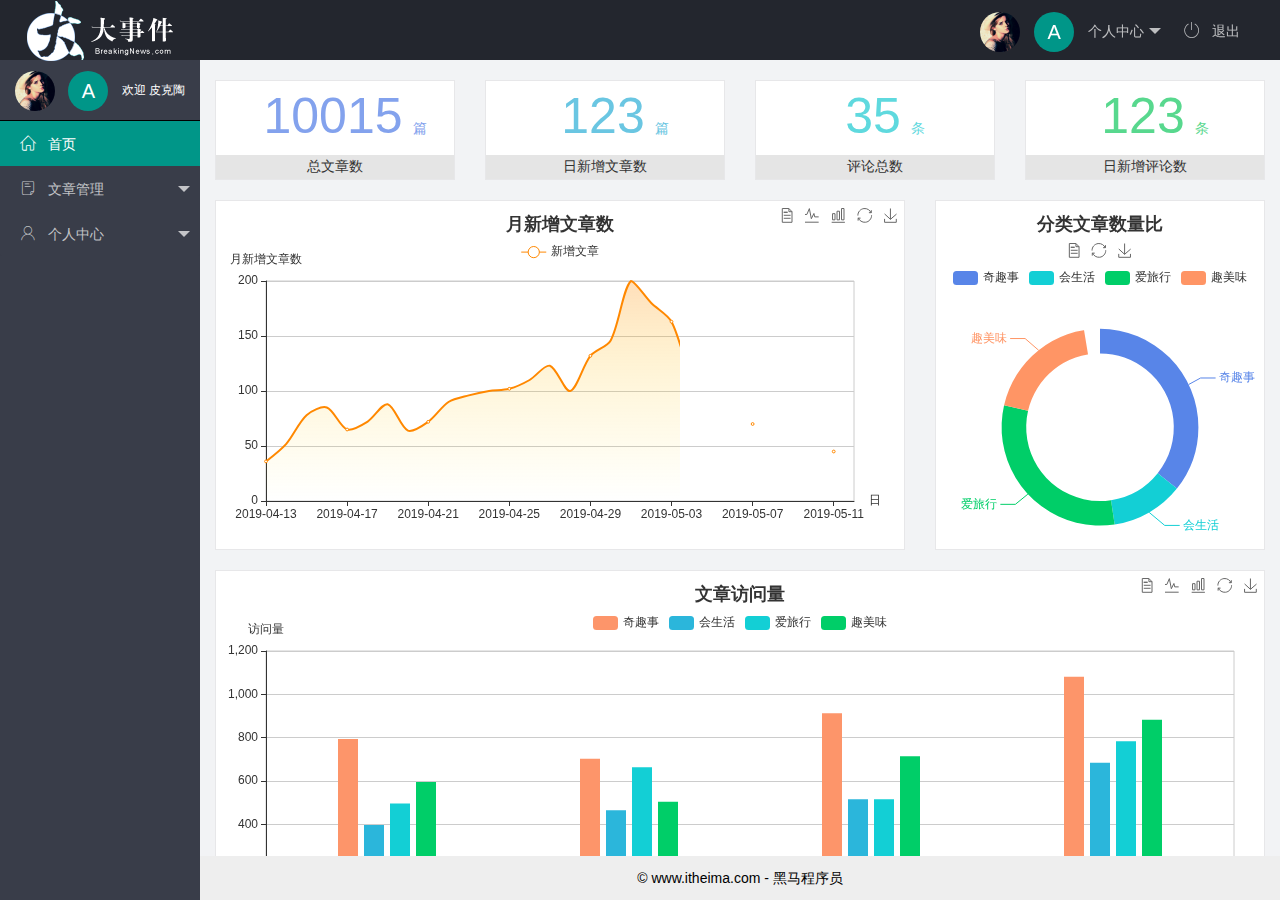
<file: index.html>
<!DOCTYPE html>
<html>

<head>
    <meta charset="utf-8">
    <meta name="viewport" content="width=device-width, initial-scale=1, maximum-scale=1">
    <title>大事件项目</title>
    <!-- 引入layui.css -->
    <link rel="stylesheet" href="/assets/lib/layui/css/layui.css">
    <!-- 引入iconfont.css -->
    <link rel="stylesheet" href="/assets/fonts/iconfont.css">
    <!-- 引入index.css -->
    <link rel="stylesheet" href="/assets/css/index.css">
</head>

<body class="layui-layout-body">
    <div class="layui-layout layui-layout-admin">
        <div class="layui-header">
            <div class="layui-logo">
                <img src="/assets/images/logo.png" alt="">
            </div>
            <!-- 头部区域（可配合layui已有的水平导航） -->
            <ul class="layui-nav layui-layout-right">
                <li class="layui-nav-item">
                    <a href="javascript:;" class="userinfo">
                        <img src="/assets/images/sample.jpg" class="layui-nav-img">
                        <span class="user-avatar">A</span>
                        个人中心
                    </a>
                    <dl class="layui-nav-child">
                        <dd><a href="">基本资料</a></dd>
                        <dd><a href="">更换头像</a></dd>
                        <dd><a href="">重置密码</a></dd>
                    </dl>
                </li>
                <li class="layui-nav-item"><a href="javascript:;" id="btnLogout">
                        <span class="iconfont icon-tuichu"></span>
                        退出</a>
                </li>
            </ul>
        </div>

        <div class="layui-side layui-bg-black">
            <div class="layui-side-scroll">
                <div class="userinfo">
                    <img src="/assets/images/sample.jpg" class="layui-nav-img">
                    <span class="user-avatar">A</span>
                    <span id="welcome">欢迎 皮克陶</span>
                </div>
                <!-- 左侧导航区域（可配合layui已有的垂直导航） -->
                <ul class="layui-nav layui-nav-tree" lay-shrink="all">
                    <li class="layui-nav-item layui-this">
                        <a href="/home/dashboard.html" target="fm">
                            <span class="iconfont icon-home"></span>
                            首页</a>
                    </li>
                    <li class="layui-nav-item">
                        <a class="" href="javascript:;">
                            <span class="iconfont icon-16"></span>
                            文章管理</a>
                        <dl class="layui-nav-child">
                            <dd><a href="/article/art_cate.html" target="fm"><i
                                        class="layui-icon layui-icon-fire"></i>文章类别</a></dd>
                            <dd><a id="art_list" href="/article/art_list.html" target="fm"><i
                                        class="layui-icon layui-icon-fire"></i>文章列表</a></dd>
                            <dd><a href="/article/art_pub.html" target="fm"><i
                                        class="layui-icon layui-icon-fire"></i>发表文章</a></dd>
                        </dl>
                    </li>
                    <li class="layui-nav-item">
                        <a href="javascript:;">
                            <span class="iconfont icon-user"></span>
                            个人中心
                        </a>
                        <dl class="layui-nav-child">
                            <dd><a href="/user/user_info.html" target="fm"><i
                                        class="layui-icon layui-icon-fire"></i>基本资料</a></dd>
                            <dd><a href="/user/user_avatar.html" target="fm"><i
                                        class="layui-icon layui-icon-fire"></i>更换头像</a></dd>
                            <dd><a href="/user/user_pwd.html" target="fm"><i
                                        class="layui-icon layui-icon-fire"></i>重置密码</a></dd>
                        </dl>
                    </li>
                </ul>
            </div>
        </div>

        <div class="layui-body">
            <!-- 内容主体区域 -->
            <iframe name="fm" src="/home/dashboard.html" frameborder="0"></iframe>
        </div>

        <div class="layui-footer">
            <!-- 底部固定区域 -->
            © www.itheima.com - 黑马程序员
        </div>
    </div>
    <!-- 引入jquery 样式 -->
    <script src="/assets/lib/jquery.js"></script>
    <!-- 引入 layui.all.js -->
    <script src="/assets/lib/layui/layui.all.js"></script>
    <!-- 引入baseAPI.js 样式 -->
    <script src="/assets/js/baseAPI.js"></script>
    <!-- 引入自己的js样式 -->
    <script src="/assets/js/index.js"></script>

</body>

</html>
</file>
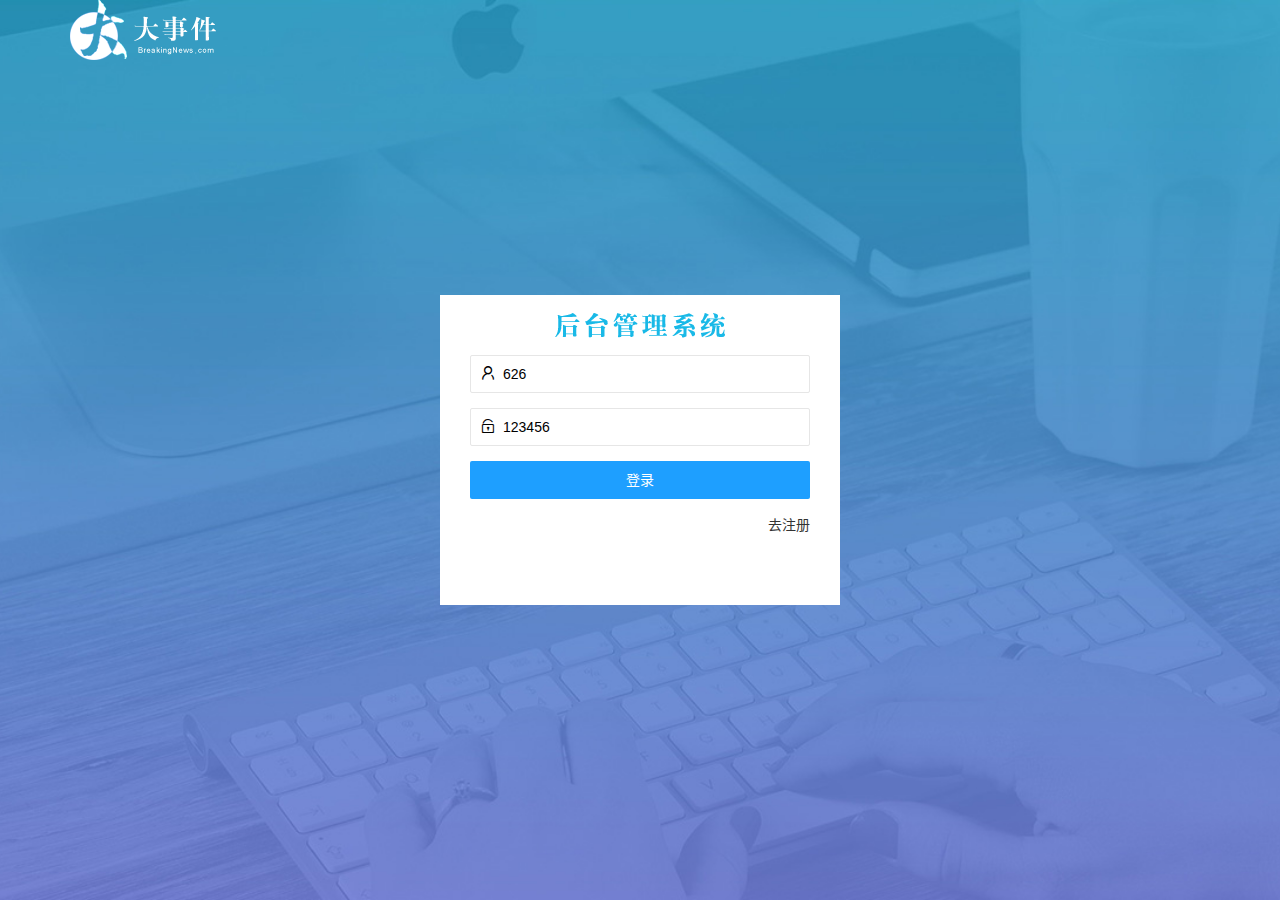
<file: login.html>
<!DOCTYPE html>
<html lang="zh-CN">

<head>
    <meta charset="UTF-8">
    <meta name="viewport" content="width=device-width, initial-scale=1.0">
    <title>登录账号</title>
    <!-- 1.引入layui.css文件 -->
    <link rel="stylesheet" href="/assets/lib/layui/css/layui.css">
    <!-- 2.引入自己的css文件 -->
    <link rel="stylesheet" href="/assets/css/login.css">
</head>

<body>
    <!-- logo模块 -->
    <div class="layui-main">
        <img src="/assets/images/logo.png" alt="">
    </div>
    <!-- 注册和登录模块 -->
    <div class="loginAndRegBox">
        <!-- 后台管理 -->
        <div class="title-box"></div>
        <!-- 登录的 div -->
        <div class="login-box">
            <form class="layui-form" id="form-login">
                <!-- 登录 -->
                <div class="layui-form-item">
                    <i class="layui-icon layui-icon-username"></i>
                    <input type="text" name="username" required lay-verify="required" placeholder="请输入用户名"
                        autocomplete="off" class="layui-input" value="626">
                </div>
                <!-- 密码 -->
                <div class="layui-form-item">
                    <i class="layui-icon layui-icon-password"></i>
                    <input type="text" name="password" required lay-verify="required|pwd" placeholder="请输入密码"
                        autocomplete="off" class="layui-input" value="123456">
                </div>
                <!-- 提交 -->
                <div class="layui-form-item">
                    <button class="layui-btn layui-btn layui-btn-fluid layui-btn layui-btn-normal"
                        lay-submit>登录</button>
                </div>
                <!-- a -->
                <div class="layui-form-item">
                    <a href="javascript:;" id="links-reg" class="links">去注册</a>
                </div>
            </form>
        </div>
        <!-- 注册的 div -->
        <div class="reg-box" style="display: none;">
            <form class="layui-form" id="form-reg">
                <!-- 登录 -->
                <div class="layui-form-item">
                    <i class="layui-icon layui-icon-username"></i>
                    <input type="text" name="username" lay-verify="required" placeholder="请输入用户名" autocomplete="off"
                        class="layui-input">
                </div>
                <!-- 密码 -->
                <div class="layui-form-item">
                    <i class="layui-icon layui-icon-password"></i>
                    <input type="text" name="password" lay-verify="required|pwd" placeholder="请输入密码" autocomplete="off"
                        class="layui-input">
                </div>
                <!-- 确认密码 -->
                <div class="layui-form-item">
                    <i class="layui-icon layui-icon-password"></i>
                    <input type="text" name="repassword" required lay-verify="required|pwd|repwd" placeholder="请确认输入密码"
                        autocomplete="off" class="layui-input">
                </div>

                <!-- 提交 -->
                <div class="layui-form-item">
                    <button class="layui-btn layui-btn layui-btn-fluid layui-btn layui-btn-normal"
                        lay-submit>注册</button>
                </div>
                <!-- a -->
                <div class="layui-form-item">
                    <a href="javascript:;" id="links-login" class="links">去登录</a>
                </div>
            </form>
        </div>
    </div>


    <!-- 引入jquery 样式 -->
    <script src="/assets/lib/jquery.js"></script>
    <!-- 引入 layui.all.js -->
    <script src="/assets/lib/layui/layui.all.js"></script>
    <!-- 引入baseAPI.js 样式 -->
    <script src="/assets/js/baseAPI.js"></script>
    <!-- 引入自己的js样式 -->
    <script src="/assets/js/login.js"></script>
</body>

</html>
</file>
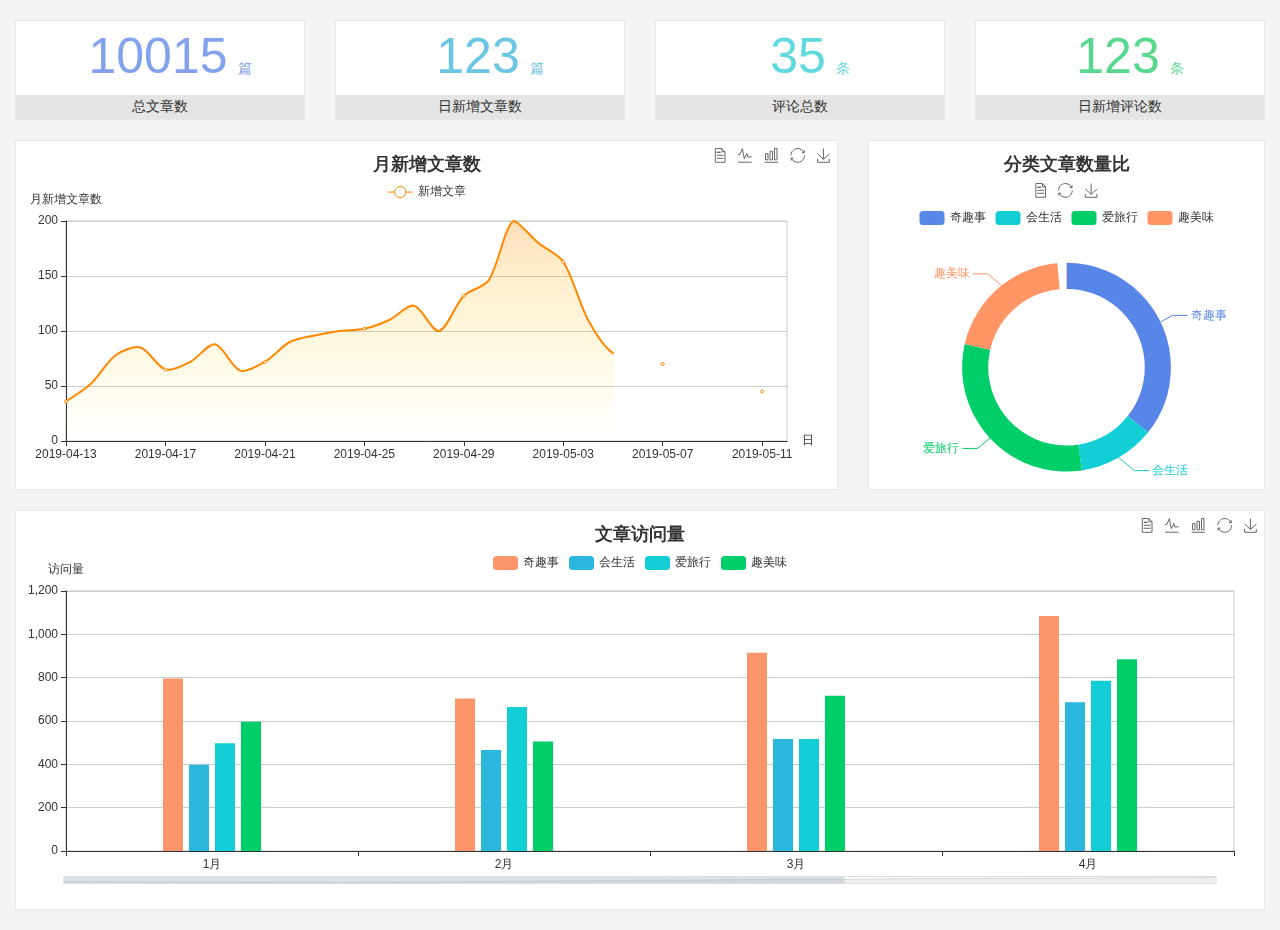
<file: home/dashboard.html>
<!DOCTYPE html>
<html lang="en">

<head>
  <meta charset="UTF-8">
  <meta name="viewport" content="width=device-width, initial-scale=1.0">
  <meta http-equiv="X-UA-Compatible" content="ie=edge">
  <title>图表统计</title>
  <link rel="stylesheet" href="../assets/lib/bootstrap.css" />
  <link rel="stylesheet" href="../assets/lib/main.css" />
  <script src="../assets/lib/jquery.js"></script>
  <script type="text/javascript" src="../assets/lib/echarts.min.js"></script>
</head>

<body>
  <div class="container-fluid">
    <div class="row spannel_list">
      <div class="col-sm-3 col-xs-6">
        <div class="spannel">
          <em>10015</em><span>篇</span>
          <b>总文章数</b>
        </div>
      </div>
      <div class="col-sm-3 col-xs-6">
        <div class="spannel scolor01">
          <em>123</em><span>篇</span>
          <b>日新增文章数</b>
        </div>
      </div>
      <div class="col-sm-3 col-xs-6">
        <div class="spannel scolor02">
          <em>35</em><span>条</span>
          <b>评论总数</b>
        </div>
      </div>
      <div class="col-sm-3 col-xs-6">
        <div class="spannel scolor03">
          <em>123</em><span>条</span>
          <b>日新增评论数</b>
        </div>
      </div>
    </div>
  </div>

  <div class="container-fluid">
    <div class="row curve-pie">
      <div class="col-lg-8 col-md-8">
        <div class="gragh_pannel" id="curve_show"></div>
      </div>
      <div class="col-lg-4 col-md-4">
        <div class="gragh_pannel" id="pie_show"></div>
      </div>
    </div>
  </div>

  <div class="container-fluid">
    <div class="column_pannel" id="column_show"></div>
  </div>

  <script>
    var oChart = echarts.init(document.getElementById('curve_show'));
    var aList_all = [
      { 'count': 36, 'date': '2019-04-13' },
      { 'count': 52, 'date': '2019-04-14' },
      { 'count': 78, 'date': '2019-04-15' },
      { 'count': 85, 'date': '2019-04-16' },
      { 'count': 65, 'date': '2019-04-17' },
      { 'count': 72, 'date': '2019-04-18' },
      { 'count': 88, 'date': '2019-04-19' },
      { 'count': 64, 'date': '2019-04-20' },
      { 'count': 72, 'date': '2019-04-21' },
      { 'count': 90, 'date': '2019-04-22' },
      { 'count': 96, 'date': '2019-04-23' },
      { 'count': 100, 'date': '2019-04-24' },
      { 'count': 102, 'date': '2019-04-25' },
      { 'count': 110, 'date': '2019-04-26' },
      { 'count': 123, 'date': '2019-04-27' },
      { 'count': 100, 'date': '2019-04-28' },
      { 'count': 132, 'date': '2019-04-29' },
      { 'count': 146, 'date': '2019-04-30' },
      { 'count': 200, 'date': '2019-05-01' },
      { 'count': 180, 'date': '2019-05-02' },
      { 'count': 163, 'date': '2019-05-03' },
      { 'count': 110, 'date': '2019-05-04' },
      { 'count': 80, 'date': '2019-05-05' },
      { 'count': 82, 'date': '2019-05-06' },
      { 'count': 70, 'date': '2019-05-07' },
      { 'count': 65, 'date': '2019-05-08' },
      { 'count': 54, 'date': '2019-05-09' },
      { 'count': 40, 'date': '2019-05-10' },
      { 'count': 45, 'date': '2019-05-11' },
      { 'count': 38, 'date': '2019-05-12' },
    ];

    let aCount = [];
    let aDate = [];

    for (var i = 0; i < aList_all.length; i++) {
      aCount.push(aList_all[i].count);
      aDate.push(aList_all[i].date);
    }

    var chartopt = {
      title: {
        text: '月新增文章数',
        left: 'center',
        top: '10'
      },
      tooltip: {
        trigger: 'axis'
      },
      legend: {
        data: ['新增文章'],
        top: '40'
      },
      toolbox: {
        show: true,
        feature: {
          mark: { show: true },
          dataView: { show: true, readOnly: false },
          magicType: { show: true, type: ['line', 'bar'] },
          restore: { show: true },
          saveAsImage: { show: true }
        }
      },
      calculable: true,
      xAxis: [
        {
          name: '日',
          type: 'category',
          boundaryGap: false,
          data: aDate
        }
      ],
      yAxis: [
        {
          name: '月新增文章数',
          type: 'value'
        }
      ],
      series: [
        {
          name: '新增文章',
          type: 'line',
          smooth: true,
          itemStyle: { normal: { areaStyle: { type: 'default' }, color: '#f80' }, lineStyle: { color: '#f80' } },
          data: aCount
        }],
      areaStyle: {
        normal: {
          color: new echarts.graphic.LinearGradient(0, 0, 0, 1, [{
            offset: 0,
            color: 'rgba(255,136,0,0.39)'
          }, {
            offset: .34,
            color: 'rgba(255,180,0,0.25)'
          }, {
            offset: 1,
            color: 'rgba(255,222,0,0.00)'
          }])

        }
      },
      grid: {
        show: true,
        x: 50,
        x2: 50,
        y: 80,
        height: 220
      }
    };

    oChart.setOption(chartopt);


    var oPie = echarts.init(document.getElementById('pie_show'));
    var oPieopt =
    {
      title: {
        top: 10,
        text: '分类文章数量比',
        x: 'center'
      },
      tooltip: {
        trigger: 'item',
        formatter: "{a} <br/>{b} : {c} ({d}%)"
      },
      color: ['#5885e8', '#13cfd5', '#00ce68', '#ff9565'],
      legend: {
        x: 'center',
        top: 65,
        data: ['奇趣事', '会生活', '爱旅行', '趣美味']
      },
      toolbox: {
        show: true,
        x: 'center',
        top: 35,
        feature: {
          mark: { show: true },
          dataView: { show: true, readOnly: false },
          magicType: {
            show: true,
            type: ['pie', 'funnel'],
            option: {
              funnel: {
                x: '25%',
                width: '50%',
                funnelAlign: 'left',
                max: 1548
              }
            }
          },
          restore: { show: true },
          saveAsImage: { show: true }
        }
      },
      calculable: true,
      series: [
        {
          name: '访问来源',
          type: 'pie',
          radius: ['45%', '60%'],
          center: ['50%', '65%'],
          data: [
            { value: 300, name: '奇趣事' },
            { value: 100, name: '会生活' },
            { value: 260, name: '爱旅行' },
            { value: 180, name: '趣美味' }
          ]
        }
      ]
    };
    oPie.setOption(oPieopt);



    var oColumn = this.echarts.init(document.getElementById('column_show'));
    var oColumnopt =
    {
      title: {
        text: '文章访问量',
        left: 'center',
        top: '10'
      },
      tooltip: {
        trigger: 'axis'
      },
      legend: {
        data: ['奇趣事', '会生活', '爱旅行', '趣美味'],
        top: '40'
      },
      toolbox: {
        show: true,
        feature: {
          mark: { show: true },
          dataView: { show: true, readOnly: false },
          magicType: { show: true, type: ['line', 'bar'] },
          restore: { show: true },
          saveAsImage: { show: true }
        }
      },
      calculable: true,
      xAxis: [
        {
          type: 'category',
          data: ['1月', '2月', '3月', '4月', '5月']
        }
      ],
      yAxis: [
        {
          name: '访问量',
          type: 'value'
        }
      ],
      series: [
        {
          name: '奇趣事',
          type: 'bar',
          barWidth: 20,
          itemStyle: {
            normal: { areaStyle: { type: 'default' }, color: '#fd956a' }
          },
          data: [800, 708, 920, 1090, 1200]
        },
        {
          name: '会生活',
          type: 'bar',
          barWidth: 20,
          itemStyle: {
            normal: { areaStyle: { type: 'default' }, color: '#2bb6db' }
          },
          data: [400, 468, 520, 690, 800]
        },
        {
          name: '爱旅行',
          type: 'bar',
          barWidth: 20,
          itemStyle: {
            normal: { areaStyle: { type: 'default' }, color: '#13cfd5' }
          },
          data: [500, 668, 520, 790, 900]
        },
        {
          name: '趣美味',
          type: 'bar',
          barWidth: 20,
          itemStyle: {
            normal: { areaStyle: { type: 'default' }, color: '#00ce68' }
          },
          data: [600, 508, 720, 890, 1000]
        }
      ],
      grid: {
        show: true,
        x: 50,
        x2: 30,
        y: 80,
        height: 260
      },
      dataZoom: [//给x轴设置滚动条
        {
          start: 0,//默认为0
          end: 100 - 1000 / 31,//默认为100
          type: 'slider',
          show: true,
          xAxisIndex: [0],
          handleSize: 0,//滑动条的 左右2个滑动条的大小
          height: 8,//组件高度
          left: 45, //左边的距离
          right: 50,//右边的距离
          bottom: 26,//右边的距离
          handleColor: '#ddd',//h滑动图标的颜色
          handleStyle: {
            borderColor: "#cacaca",
            borderWidth: "1",
            shadowBlur: 2,
            background: "#ddd",
            shadowColor: "#ddd",
          }
        }]
    };
    oColumn.setOption(oColumnopt);
  </script>
</body>

</html>
</file>
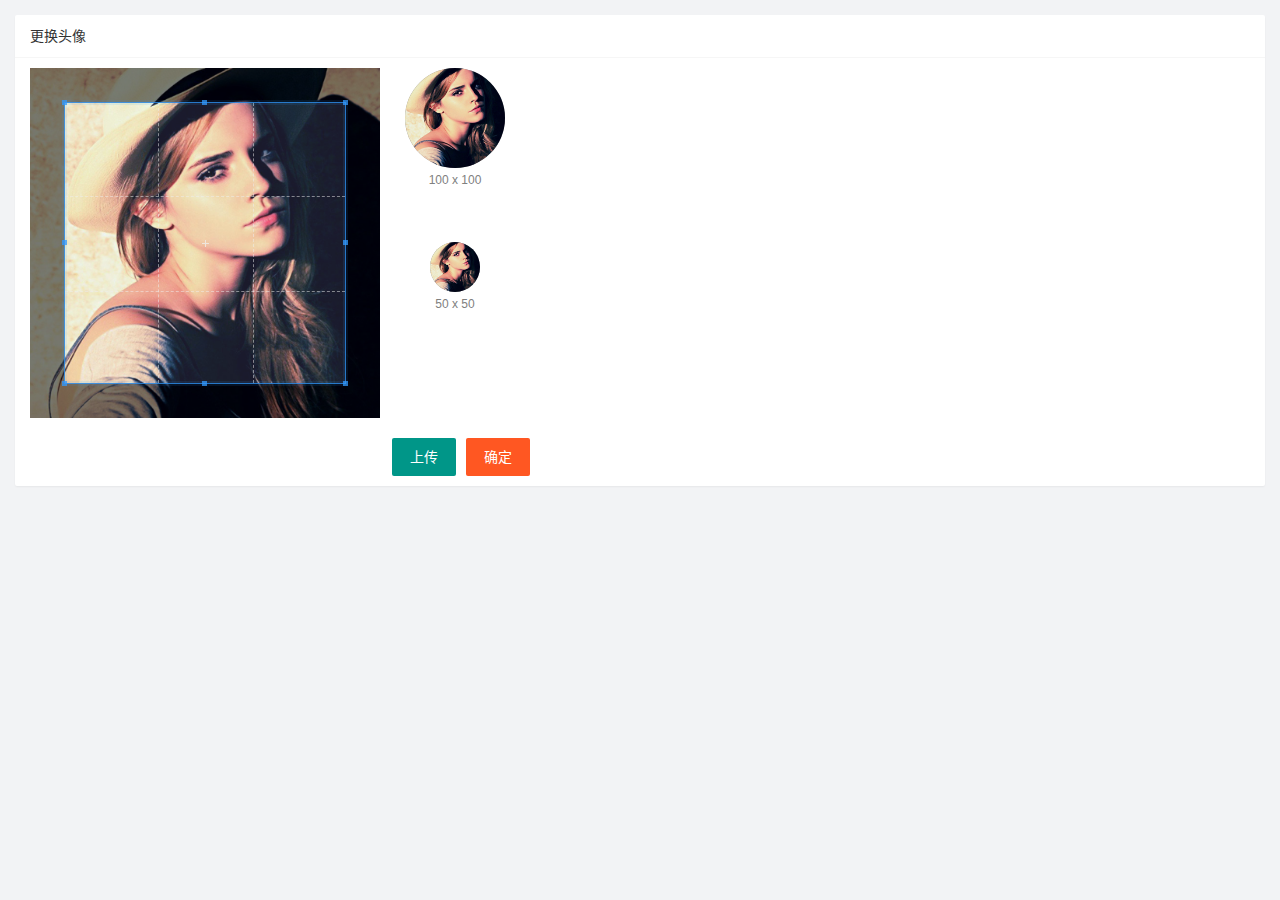
<file: user/user_avatar.html>
<!DOCTYPE html>
<html lang="zh-CN">

<head>
    <meta charset="UTF-8">
    <meta name="viewport" content="width=device-width, initial-scale=1.0">
    <title>更换头像</title>
    <link rel="stylesheet" href="/assets/lib/layui/css/layui.css">
    <link rel="stylesheet" href="/assets/lib/cropper/cropper.css">
    <link rel="stylesheet" href="/assets/css/user/user_avatar.css">
</head>

<body>

    <div class="layui-card">
        <div class="layui-card-header">更换头像</div>
        <div class="layui-card-body">
            <!-- 第一行的图片裁剪和预览区域 -->
            <div class="row1">
                <!-- 图片裁剪区域 -->
                <div class="cropper-box">
                    <!-- 这个 img 标签很重要，将来会把它初始化为裁剪区域 -->
                    <img id="image" src="/assets/images/sample.jpg" />
                </div>
                <!-- 图片的预览区域 -->
                <div class="preview-box">
                    <div>
                        <!-- 宽高为 100px 的预览区域 -->
                        <div class="img-preview w100"></div>
                        <p class="size">100 x 100</p>
                    </div>
                    <div>
                        <!-- 宽高为 50px 的预览区域 -->
                        <div class="img-preview w50"></div>
                        <p class="size">50 x 50</p>
                    </div>
                </div>
            </div>

            <!-- 第二行的按钮区域 -->
            <div class="row2">
                <input type="file" id="file" accept="image/png,image/jpeg" style="display: none;">
                <button id="btnChooseImage" type="button" class="layui-btn">上传</button>
                <button id="btnUpload" type="button" class="layui-btn layui-btn-danger">确定</button>
            </div>
        </div>
    </div>
    <!-- 引入 layui.all.js -->
    <script src="/assets/lib/layui/layui.all.js"></script>
    <!-- 引入jquery 样式 -->
    <script src="/assets/lib/jquery.js"></script>
    <script src="/assets/lib/cropper/Cropper.js"></script>
    <script src="/assets/lib/cropper/jquery-cropper.js"></script>
    <!-- 引入baseAPI.js 样式 -->
    <script src="/assets/js/baseAPI.js"></script>
    <!-- 引入自己的js样式 -->
    <script src="/assets/js/user/user_avatar.js"></script>

</body>

</html>
</file>
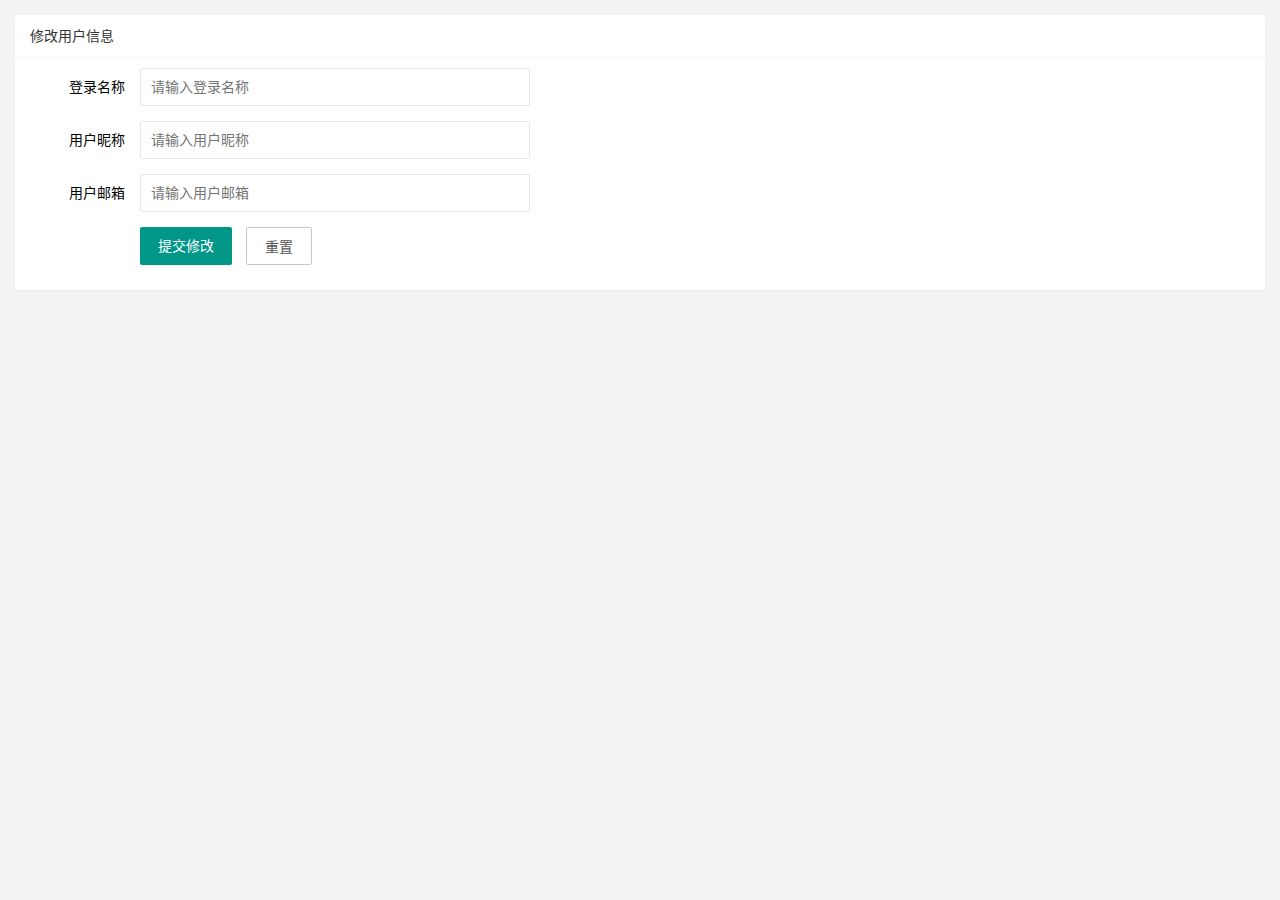
<file: user/user_info.html>
<!DOCTYPE html>
<html lang="zh-CN">

<head>
    <meta charset="UTF-8">
    <meta name="viewport" content="width=device-width, initial-scale=1.0">
    <title>Document</title>
    <link rel="stylesheet" href="/assets/lib/layui/css/layui.css">
    <link rel="stylesheet" href="/assets/css/user/user_info.css">
</head>

<body>
    <div class="layui-card">
        <div class="layui-card-header">修改用户信息</div>
        <div class="layui-card-body">
            <!-- form表单 -->
            <form class="layui-form" lay-filter="formUserInfo">
                <!-- 隐藏表单 -->
                <input type="hidden" name="id">
                <!-- 登录名称 -->
                <div class="layui-form-item">
                    <label class="layui-form-label">登录名称</label>
                    <div class="layui-input-block">
                        <input type="text" name="username" required lay-verify="required" placeholder="请输入登录名称"
                            autocomplete="off" class="layui-input">
                    </div>
                </div>
                <!-- 用户昵称 -->
                <div class="layui-form-item">
                    <label class="layui-form-label">用户昵称</label>
                    <div class="layui-input-block">
                        <input type="text" name="nickname" required lay-verify="required|nickname" placeholder="请输入用户昵称"
                            autocomplete="off" class="layui-input">
                    </div>
                </div>
                <!-- 用户邮箱 -->
                <div class="layui-form-item">
                    <label class="layui-form-label">用户邮箱</label>
                    <div class="layui-input-block">
                        <input type="text" name="username" required lay-verify="required" placeholder="请输入用户邮箱"
                            autocomplete="off" class="layui-input">
                    </div>
                </div>
                <!-- 按钮 -->
                <div class="layui-form-item">
                    <div class="layui-input-block">
                        <button class="layui-btn" lay-submit lay-filter="formDemo">提交修改</button>
                        <button type="reset" class="layui-btn layui-btn-primary" id="btnReset">重置</button>
                    </div>
                </div>

            </form>
        </div>

        <!-- 引入jquery 样式 -->
        <script src="/assets/lib/jquery.js"></script>
        <!-- 引入 layui.all.js -->
        <script src="/assets/lib/layui/layui.all.js"></script>
        <!-- 引入baseAPI.js 样式 -->
        <script src="/assets/js/baseAPI.js"></script>
        <!-- 引入自己的js样式 -->
        <script src="/assets/js/user/user_info.js"></script>

</body>

</html>
</file>
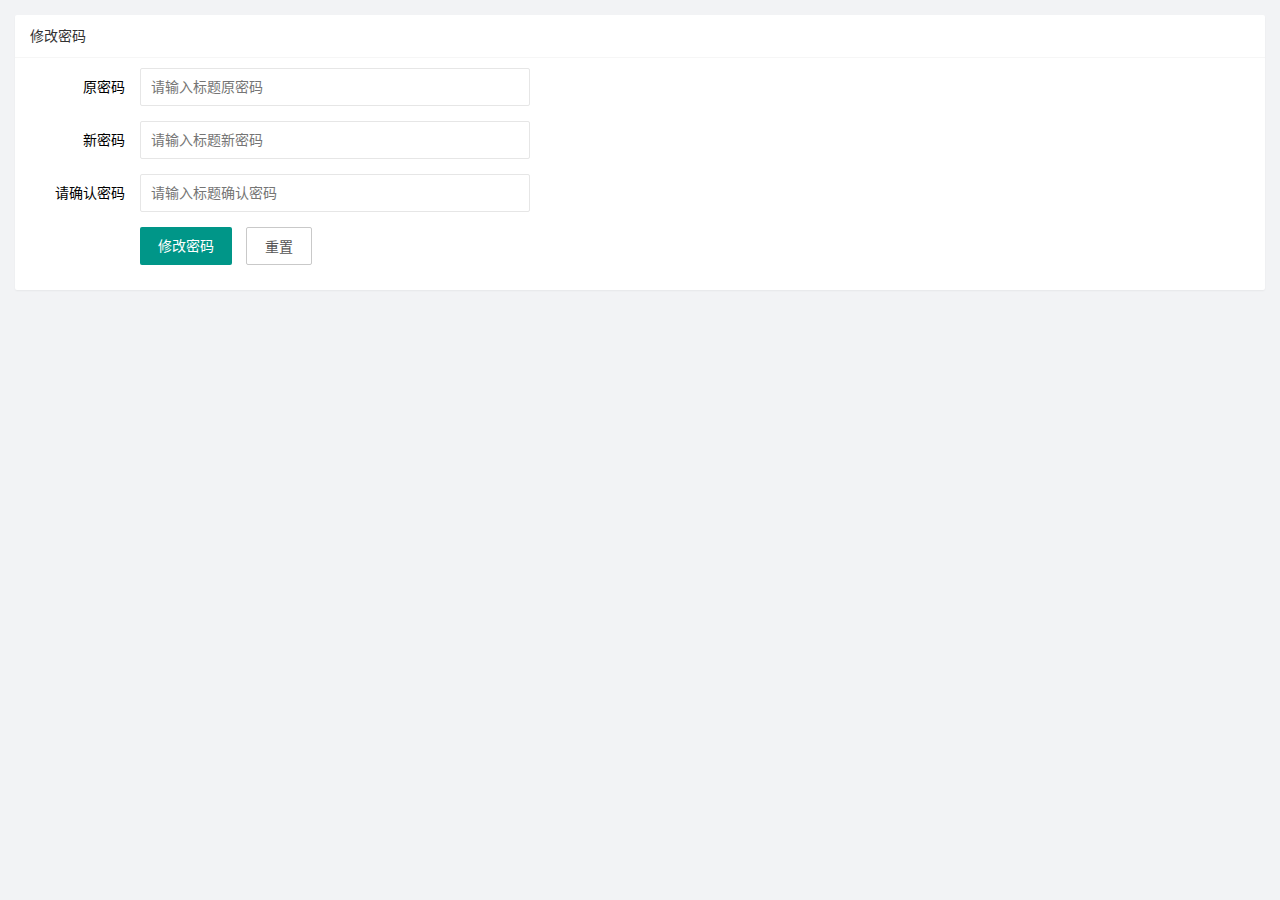
<file: user/user_pwd.html>
<!DOCTYPE html>
<html lang="zh-CN">

<head>
    <meta charset="UTF-8">
    <meta name="viewport" content="width=device-width, initial-scale=1.0">
    <title>修改密码</title>
    <link rel="stylesheet" href="/assets/lib/layui/css/layui.css">
    <link rel="stylesheet" href="/assets/css/user/user_pwd.css">
</head>

<body>

    <div class="layui-card">
        <div class="layui-card-header">修改密码</div>
        <div class="layui-card-body">
            <!-- 表单 -->
            <form class="layui-form" action="">
                <!-- 原密码 -->
                <div class="layui-form-item">
                    <label class="layui-form-label">原密码</label>
                    <div class="layui-input-block">
                        <input type="text" name="oldPwd" required lay-verify="required|pwd" placeholder="请输入标题原密码"
                            autocomplete="off" class="layui-input">
                    </div>
                </div>
                <!-- 新密码 -->
                <div class="layui-form-item">
                    <label class="layui-form-label">新密码</label>
                    <div class="layui-input-block">
                        <input type="text" name="newPwd" required lay-verify="required|pwd|smaePwd"
                            placeholder="请输入标题新密码" autocomplete="off" class="layui-input">
                    </div>
                </div>
                <!-- 确认密码 -->
                <div class="layui-form-item">
                    <label class="layui-form-label">请确认密码</label>
                    <div class="layui-input-block">
                        <input type="text" name="rePwd" required lay-verify="required|pwd|rePwd" placeholder="请输入标题确认密码"
                            autocomplete="off" class="layui-input">
                    </div>
                </div>
                <!-- 按钮 -->
                <div class="layui-form-item">
                    <div class="layui-input-block">
                        <button class="layui-btn" lay-submit lay-filter="formDemo">修改密码</button>
                        <button type="reset" class="layui-btn layui-btn-primary">重置</button>
                    </div>
                </div>

            </form>
        </div>

        <!-- 引入jquery 样式 -->
        <script src="/assets/lib/jquery.js"></script>
        <!-- 引入 layui.all.js -->
        <script src="/assets/lib/layui/layui.all.js"></script>
        <!-- 引入baseAPI.js 样式 -->
        <script src="/assets/js/baseAPI.js"></script>
        <!-- 引入自己的js样式 -->
        <script src="/assets/js/user/user_pwd.js"></script>

</body>

</html>
</file>
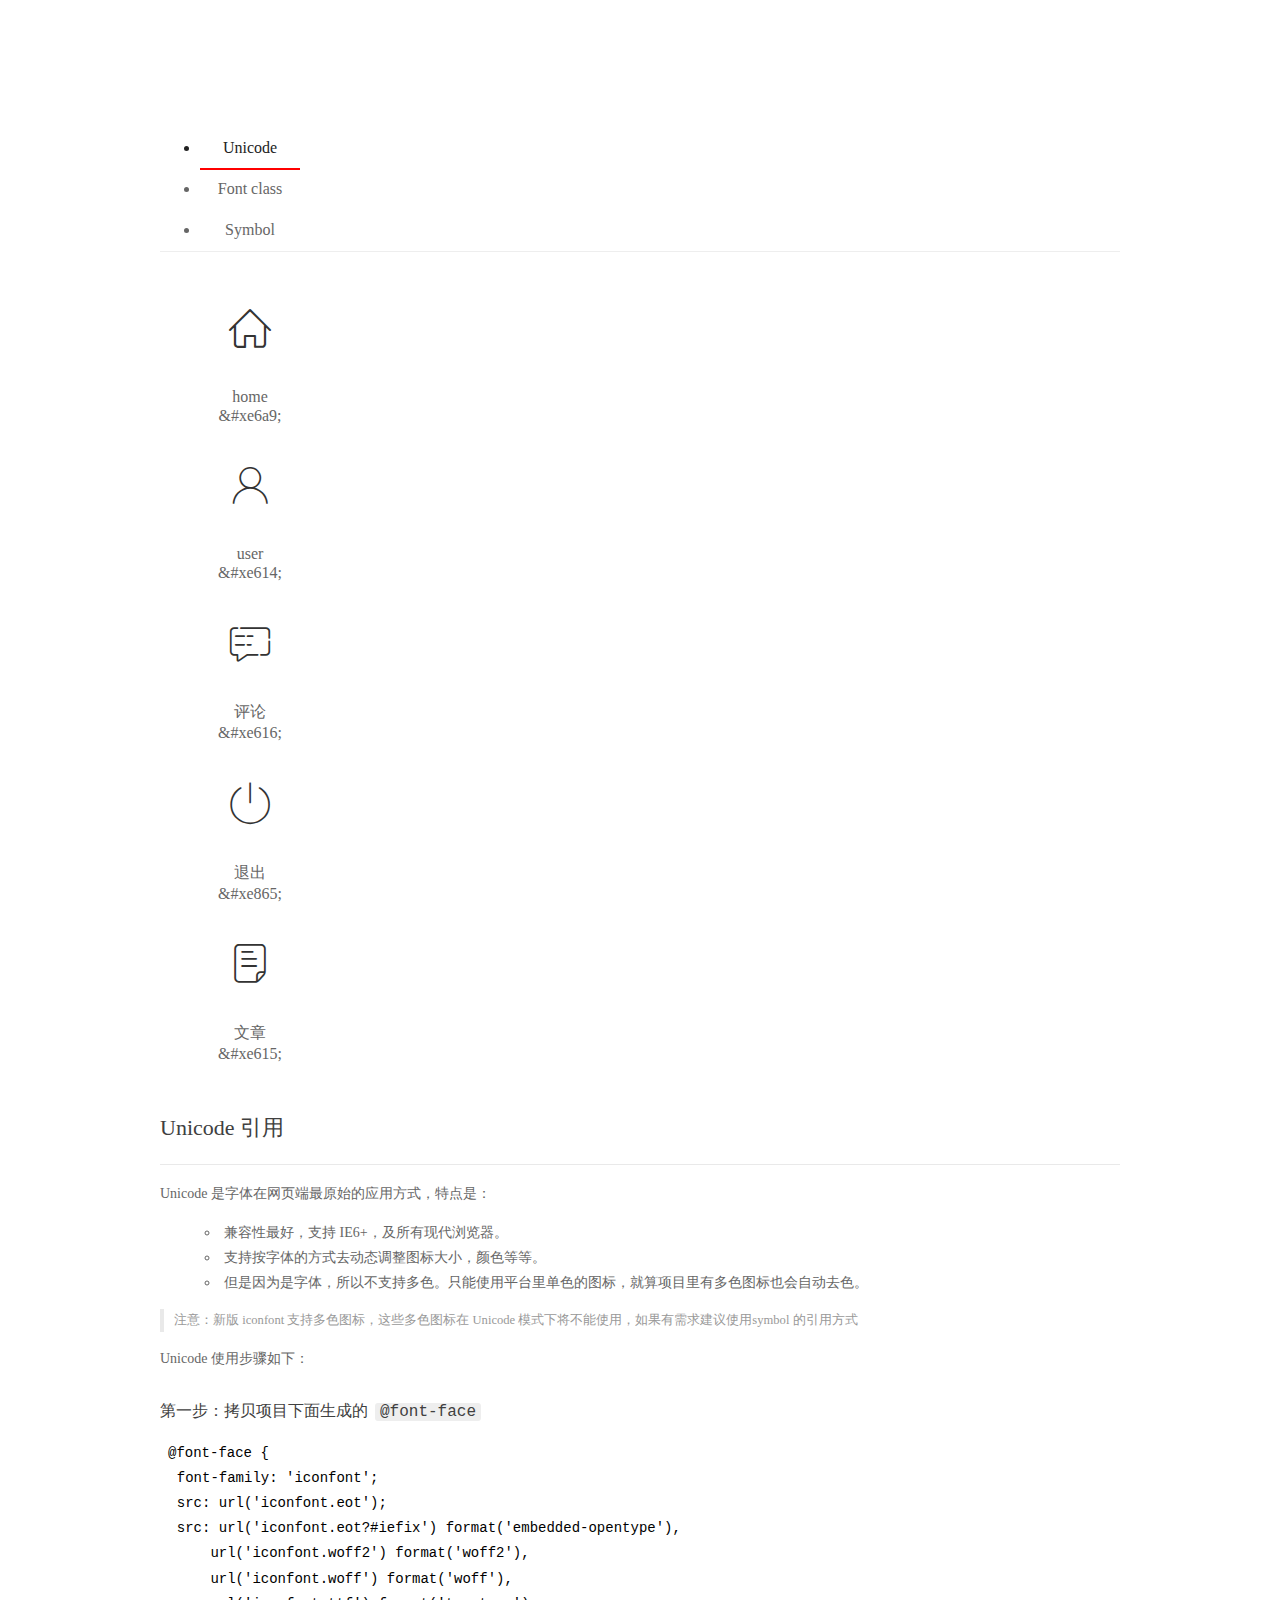
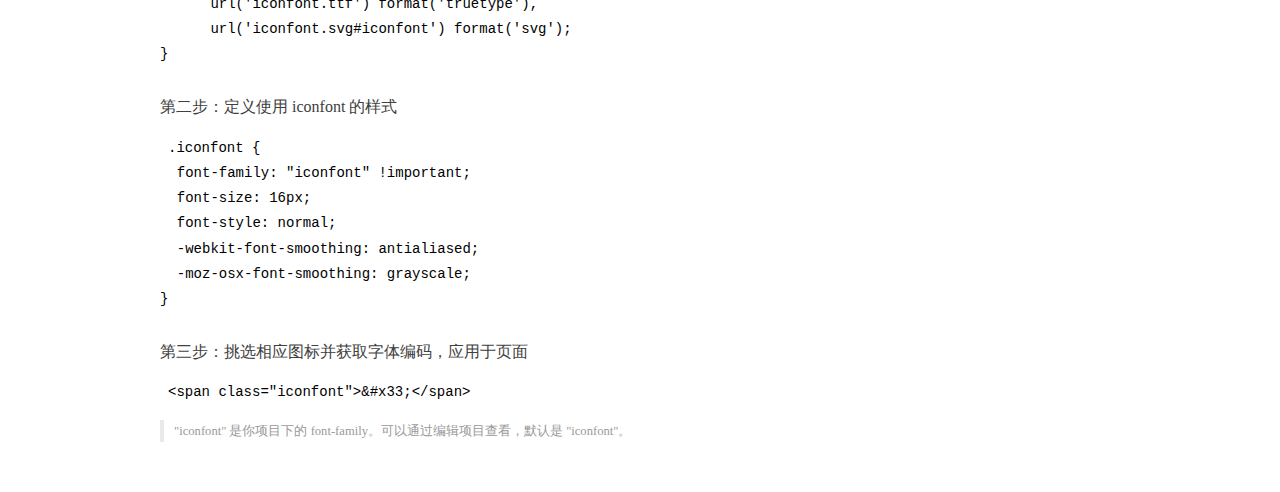
<file: assets/fonts/demo_index.html>
<!DOCTYPE html>
<html>
<head>
  <meta charset="utf-8"/>
  <title>IconFont Demo</title>
  <link rel="shortcut icon" href="https://gtms04.alicdn.com/tps/i4/TB1_oz6GVXXXXaFXpXXJDFnIXXX-64-64.ico" type="image/x-icon"/>
  <link rel="stylesheet" href="https://g.alicdn.com/thx/cube/1.3.2/cube.min.css">
  <link rel="stylesheet" href="demo.css">
  <link rel="stylesheet" href="iconfont.css">
  <script src="iconfont.js"></script>
  <!-- jQuery -->
  <script src="https://a1.alicdn.com/oss/uploads/2018/12/26/7bfddb60-08e8-11e9-9b04-53e73bb6408b.js"></script>
  <!-- 代码高亮 -->
  <script src="https://a1.alicdn.com/oss/uploads/2018/12/26/a3f714d0-08e6-11e9-8a15-ebf944d7534c.js"></script>
</head>
<body>
  <div class="main">
    <h1 class="logo"><a href="https://www.iconfont.cn/" title="iconfont 首页" target="_blank">&#xe86b;</a></h1>
    <div class="nav-tabs">
      <ul id="tabs" class="dib-box">
        <li class="dib active"><span>Unicode</span></li>
        <li class="dib"><span>Font class</span></li>
        <li class="dib"><span>Symbol</span></li>
      </ul>
      
    </div>
    <div class="tab-container">
      <div class="content unicode" style="display: block;">
          <ul class="icon_lists dib-box">
          
            <li class="dib">
              <span class="icon iconfont">&#xe6a9;</span>
                <div class="name">home</div>
                <div class="code-name">&amp;#xe6a9;</div>
              </li>
          
            <li class="dib">
              <span class="icon iconfont">&#xe614;</span>
                <div class="name">user</div>
                <div class="code-name">&amp;#xe614;</div>
              </li>
          
            <li class="dib">
              <span class="icon iconfont">&#xe616;</span>
                <div class="name">评论</div>
                <div class="code-name">&amp;#xe616;</div>
              </li>
          
            <li class="dib">
              <span class="icon iconfont">&#xe865;</span>
                <div class="name">退出</div>
                <div class="code-name">&amp;#xe865;</div>
              </li>
          
            <li class="dib">
              <span class="icon iconfont">&#xe615;</span>
                <div class="name">文章</div>
                <div class="code-name">&amp;#xe615;</div>
              </li>
          
          </ul>
          <div class="article markdown">
          <h2 id="unicode-">Unicode 引用</h2>
          <hr>

          <p>Unicode 是字体在网页端最原始的应用方式，特点是：</p>
          <ul>
            <li>兼容性最好，支持 IE6+，及所有现代浏览器。</li>
            <li>支持按字体的方式去动态调整图标大小，颜色等等。</li>
            <li>但是因为是字体，所以不支持多色。只能使用平台里单色的图标，就算项目里有多色图标也会自动去色。</li>
          </ul>
          <blockquote>
            <p>注意：新版 iconfont 支持多色图标，这些多色图标在 Unicode 模式下将不能使用，如果有需求建议使用symbol 的引用方式</p>
          </blockquote>
          <p>Unicode 使用步骤如下：</p>
          <h3 id="-font-face">第一步：拷贝项目下面生成的 <code>@font-face</code></h3>
<pre><code class="language-css"
>@font-face {
  font-family: 'iconfont';
  src: url('iconfont.eot');
  src: url('iconfont.eot?#iefix') format('embedded-opentype'),
      url('iconfont.woff2') format('woff2'),
      url('iconfont.woff') format('woff'),
      url('iconfont.ttf') format('truetype'),
      url('iconfont.svg#iconfont') format('svg');
}
</code></pre>
          <h3 id="-iconfont-">第二步：定义使用 iconfont 的样式</h3>
<pre><code class="language-css"
>.iconfont {
  font-family: "iconfont" !important;
  font-size: 16px;
  font-style: normal;
  -webkit-font-smoothing: antialiased;
  -moz-osx-font-smoothing: grayscale;
}
</code></pre>
          <h3 id="-">第三步：挑选相应图标并获取字体编码，应用于页面</h3>
<pre>
<code class="language-html"
>&lt;span class="iconfont"&gt;&amp;#x33;&lt;/span&gt;
</code></pre>
          <blockquote>
            <p>"iconfont" 是你项目下的 font-family。可以通过编辑项目查看，默认是 "iconfont"。</p>
          </blockquote>
          </div>
      </div>
      <div class="content font-class">
        <ul class="icon_lists dib-box">
          
          <li class="dib">
            <span class="icon iconfont icon-home"></span>
            <div class="name">
              home
            </div>
            <div class="code-name">.icon-home
            </div>
          </li>
          
          <li class="dib">
            <span class="icon iconfont icon-user"></span>
            <div class="name">
              user
            </div>
            <div class="code-name">.icon-user
            </div>
          </li>
          
          <li class="dib">
            <span class="icon iconfont icon-pinglun"></span>
            <div class="name">
              评论
            </div>
            <div class="code-name">.icon-pinglun
            </div>
          </li>
          
          <li class="dib">
            <span class="icon iconfont icon-tuichu"></span>
            <div class="name">
              退出
            </div>
            <div class="code-name">.icon-tuichu
            </div>
          </li>
          
          <li class="dib">
            <span class="icon iconfont icon-16"></span>
            <div class="name">
              文章
            </div>
            <div class="code-name">.icon-16
            </div>
          </li>
          
        </ul>
        <div class="article markdown">
        <h2 id="font-class-">font-class 引用</h2>
        <hr>

        <p>font-class 是 Unicode 使用方式的一种变种，主要是解决 Unicode 书写不直观，语意不明确的问题。</p>
        <p>与 Unicode 使用方式相比，具有如下特点：</p>
        <ul>
          <li>兼容性良好，支持 IE8+，及所有现代浏览器。</li>
          <li>相比于 Unicode 语意明确，书写更直观。可以很容易分辨这个 icon 是什么。</li>
          <li>因为使用 class 来定义图标，所以当要替换图标时，只需要修改 class 里面的 Unicode 引用。</li>
          <li>不过因为本质上还是使用的字体，所以多色图标还是不支持的。</li>
        </ul>
        <p>使用步骤如下：</p>
        <h3 id="-fontclass-">第一步：引入项目下面生成的 fontclass 代码：</h3>
<pre><code class="language-html">&lt;link rel="stylesheet" href="./iconfont.css"&gt;
</code></pre>
        <h3 id="-">第二步：挑选相应图标并获取类名，应用于页面：</h3>
<pre><code class="language-html">&lt;span class="iconfont icon-xxx"&gt;&lt;/span&gt;
</code></pre>
        <blockquote>
          <p>"
            iconfont" 是你项目下的 font-family。可以通过编辑项目查看，默认是 "iconfont"。</p>
        </blockquote>
      </div>
      </div>
      <div class="content symbol">
          <ul class="icon_lists dib-box">
          
            <li class="dib">
                <svg class="icon svg-icon" aria-hidden="true">
                  <use xlink:href="#icon-home"></use>
                </svg>
                <div class="name">home</div>
                <div class="code-name">#icon-home</div>
            </li>
          
            <li class="dib">
                <svg class="icon svg-icon" aria-hidden="true">
                  <use xlink:href="#icon-user"></use>
                </svg>
                <div class="name">user</div>
                <div class="code-name">#icon-user</div>
            </li>
          
            <li class="dib">
                <svg class="icon svg-icon" aria-hidden="true">
                  <use xlink:href="#icon-pinglun"></use>
                </svg>
                <div class="name">评论</div>
                <div class="code-name">#icon-pinglun</div>
            </li>
          
            <li class="dib">
                <svg class="icon svg-icon" aria-hidden="true">
                  <use xlink:href="#icon-tuichu"></use>
                </svg>
                <div class="name">退出</div>
                <div class="code-name">#icon-tuichu</div>
            </li>
          
            <li class="dib">
                <svg class="icon svg-icon" aria-hidden="true">
                  <use xlink:href="#icon-16"></use>
                </svg>
                <div class="name">文章</div>
                <div class="code-name">#icon-16</div>
            </li>
          
          </ul>
          <div class="article markdown">
          <h2 id="symbol-">Symbol 引用</h2>
          <hr>

          <p>这是一种全新的使用方式，应该说这才是未来的主流，也是平台目前推荐的用法。相关介绍可以参考这篇<a href="">文章</a>
            这种用法其实是做了一个 SVG 的集合，与另外两种相比具有如下特点：</p>
          <ul>
            <li>支持多色图标了，不再受单色限制。</li>
            <li>通过一些技巧，支持像字体那样，通过 <code>font-size</code>, <code>color</code> 来调整样式。</li>
            <li>兼容性较差，支持 IE9+，及现代浏览器。</li>
            <li>浏览器渲染 SVG 的性能一般，还不如 png。</li>
          </ul>
          <p>使用步骤如下：</p>
          <h3 id="-symbol-">第一步：引入项目下面生成的 symbol 代码：</h3>
<pre><code class="language-html">&lt;script src="./iconfont.js"&gt;&lt;/script&gt;
</code></pre>
          <h3 id="-css-">第二步：加入通用 CSS 代码（引入一次就行）：</h3>
<pre><code class="language-html">&lt;style&gt;
.icon {
  width: 1em;
  height: 1em;
  vertical-align: -0.15em;
  fill: currentColor;
  overflow: hidden;
}
&lt;/style&gt;
</code></pre>
          <h3 id="-">第三步：挑选相应图标并获取类名，应用于页面：</h3>
<pre><code class="language-html">&lt;svg class="icon" aria-hidden="true"&gt;
  &lt;use xlink:href="#icon-xxx"&gt;&lt;/use&gt;
&lt;/svg&gt;
</code></pre>
          </div>
      </div>

    </div>
  </div>
  <script>
  $(document).ready(function () {
      $('.tab-container .content:first').show()

      $('#tabs li').click(function (e) {
        var tabContent = $('.tab-container .content')
        var index = $(this).index()

        if ($(this).hasClass('active')) {
          return
        } else {
          $('#tabs li').removeClass('active')
          $(this).addClass('active')

          tabContent.hide().eq(index).fadeIn()
        }
      })
    })
  </script>
</body>
</html>
</file>
<file: assets/lib/layui/css/layui.css>
/** layui-v2.5.5 MIT License By https://www.layui.com */
 .layui-inline,img{display:inline-block;vertical-align:middle}h1,h2,h3,h4,h5,h6{font-weight:400}.layui-edge,.layui-header,.layui-inline,.layui-main{position:relative}.layui-body,.layui-edge,.layui-elip{overflow:hidden}.layui-btn,.layui-edge,.layui-inline,img{vertical-align:middle}.layui-btn,.layui-disabled,.layui-icon,.layui-unselect{-moz-user-select:none;-webkit-user-select:none;-ms-user-select:none}.layui-elip,.layui-form-checkbox span,.layui-form-pane .layui-form-label{text-overflow:ellipsis;white-space:nowrap}.layui-breadcrumb,.layui-tree-btnGroup{visibility:hidden}blockquote,body,button,dd,div,dl,dt,form,h1,h2,h3,h4,h5,h6,input,li,ol,p,pre,td,textarea,th,ul{margin:0;padding:0;-webkit-tap-highlight-color:rgba(0,0,0,0)}a:active,a:hover{outline:0}img{border:none}li{list-style:none}table{border-collapse:collapse;border-spacing:0}h4,h5,h6{font-size:100%}button,input,optgroup,option,select,textarea{font-family:inherit;font-size:inherit;font-style:inherit;font-weight:inherit;outline:0}pre{white-space:pre-wrap;white-space:-moz-pre-wrap;white-space:-pre-wrap;white-space:-o-pre-wrap;word-wrap:break-word}body{line-height:24px;font:14px Helvetica Neue,Helvetica,PingFang SC,Tahoma,Arial,sans-serif}hr{height:1px;margin:10px 0;border:0;clear:both}a{color:#333;text-decoration:none}a:hover{color:#777}a cite{font-style:normal;*cursor:pointer}.layui-border-box,.layui-border-box *{box-sizing:border-box}.layui-box,.layui-box *{box-sizing:content-box}.layui-clear{clear:both;*zoom:1}.layui-clear:after{content:'\20';clear:both;*zoom:1;display:block;height:0}.layui-inline{*display:inline;*zoom:1}.layui-edge{display:inline-block;width:0;height:0;border-width:6px;border-style:dashed;border-color:transparent}.layui-edge-top{top:-4px;border-bottom-color:#999;border-bottom-style:solid}.layui-edge-right{border-left-color:#999;border-left-style:solid}.layui-edge-bottom{top:2px;border-top-color:#999;border-top-style:solid}.layui-edge-left{border-right-color:#999;border-right-style:solid}.layui-disabled,.layui-disabled:hover{color:#d2d2d2!important;cursor:not-allowed!important}.layui-circle{border-radius:100%}.layui-show{display:block!important}.layui-hide{display:none!important}@font-face{font-family:layui-icon;src:url(../font/iconfont.eot?v=250);src:url(../font/iconfont.eot?v=250#iefix) format('embedded-opentype'),url(../font/iconfont.woff2?v=250) format('woff2'),url(../font/iconfont.woff?v=250) format('woff'),url(../font/iconfont.ttf?v=250) format('truetype'),url(../font/iconfont.svg?v=250#layui-icon) format('svg')}.layui-icon{font-family:layui-icon!important;font-size:16px;font-style:normal;-webkit-font-smoothing:antialiased;-moz-osx-font-smoothing:grayscale}.layui-icon-reply-fill:before{content:"\e611"}.layui-icon-set-fill:before{content:"\e614"}.layui-icon-menu-fill:before{content:"\e60f"}.layui-icon-search:before{content:"\e615"}.layui-icon-share:before{content:"\e641"}.layui-icon-set-sm:before{content:"\e620"}.layui-icon-engine:before{content:"\e628"}.layui-icon-close:before{content:"\1006"}.layui-icon-close-fill:before{content:"\1007"}.layui-icon-chart-screen:before{content:"\e629"}.layui-icon-star:before{content:"\e600"}.layui-icon-circle-dot:before{content:"\e617"}.layui-icon-chat:before{content:"\e606"}.layui-icon-release:before{content:"\e609"}.layui-icon-list:before{content:"\e60a"}.layui-icon-chart:before{content:"\e62c"}.layui-icon-ok-circle:before{content:"\1005"}.layui-icon-layim-theme:before{content:"\e61b"}.layui-icon-table:before{content:"\e62d"}.layui-icon-right:before{content:"\e602"}.layui-icon-left:before{content:"\e603"}.layui-icon-cart-simple:before{content:"\e698"}.layui-icon-face-cry:before{content:"\e69c"}.layui-icon-face-smile:before{content:"\e6af"}.layui-icon-survey:before{content:"\e6b2"}.layui-icon-tree:before{content:"\e62e"}.layui-icon-upload-circle:before{content:"\e62f"}.layui-icon-add-circle:before{content:"\e61f"}.layui-icon-download-circle:before{content:"\e601"}.layui-icon-templeate-1:before{content:"\e630"}.layui-icon-util:before{content:"\e631"}.layui-icon-face-surprised:before{content:"\e664"}.layui-icon-edit:before{content:"\e642"}.layui-icon-speaker:before{content:"\e645"}.layui-icon-down:before{content:"\e61a"}.layui-icon-file:before{content:"\e621"}.layui-icon-layouts:before{content:"\e632"}.layui-icon-rate-half:before{content:"\e6c9"}.layui-icon-add-circle-fine:before{content:"\e608"}.layui-icon-prev-circle:before{content:"\e633"}.layui-icon-read:before{content:"\e705"}.layui-icon-404:before{content:"\e61c"}.layui-icon-carousel:before{content:"\e634"}.layui-icon-help:before{content:"\e607"}.layui-icon-code-circle:before{content:"\e635"}.layui-icon-water:before{content:"\e636"}.layui-icon-username:before{content:"\e66f"}.layui-icon-find-fill:before{content:"\e670"}.layui-icon-about:before{content:"\e60b"}.layui-icon-location:before{content:"\e715"}.layui-icon-up:before{content:"\e619"}.layui-icon-pause:before{content:"\e651"}.layui-icon-date:before{content:"\e637"}.layui-icon-layim-uploadfile:before{content:"\e61d"}.layui-icon-delete:before{content:"\e640"}.layui-icon-play:before{content:"\e652"}.layui-icon-top:before{content:"\e604"}.layui-icon-friends:before{content:"\e612"}.layui-icon-refresh-3:before{content:"\e9aa"}.layui-icon-ok:before{content:"\e605"}.layui-icon-layer:before{content:"\e638"}.layui-icon-face-smile-fine:before{content:"\e60c"}.layui-icon-dollar:before{content:"\e659"}.layui-icon-group:before{content:"\e613"}.layui-icon-layim-download:before{content:"\e61e"}.layui-icon-picture-fine:before{content:"\e60d"}.layui-icon-link:before{content:"\e64c"}.layui-icon-diamond:before{content:"\e735"}.layui-icon-log:before{content:"\e60e"}.layui-icon-rate-solid:before{content:"\e67a"}.layui-icon-fonts-del:before{content:"\e64f"}.layui-icon-unlink:before{content:"\e64d"}.layui-icon-fonts-clear:before{content:"\e639"}.layui-icon-triangle-r:before{content:"\e623"}.layui-icon-circle:before{content:"\e63f"}.layui-icon-radio:before{content:"\e643"}.layui-icon-align-center:before{content:"\e647"}.layui-icon-align-right:before{content:"\e648"}.layui-icon-align-left:before{content:"\e649"}.layui-icon-loading-1:before{content:"\e63e"}.layui-icon-return:before{content:"\e65c"}.layui-icon-fonts-strong:before{content:"\e62b"}.layui-icon-upload:before{content:"\e67c"}.layui-icon-dialogue:before{content:"\e63a"}.layui-icon-video:before{content:"\e6ed"}.layui-icon-headset:before{content:"\e6fc"}.layui-icon-cellphone-fine:before{content:"\e63b"}.layui-icon-add-1:before{content:"\e654"}.layui-icon-face-smile-b:before{content:"\e650"}.layui-icon-fonts-html:before{content:"\e64b"}.layui-icon-form:before{content:"\e63c"}.layui-icon-cart:before{content:"\e657"}.layui-icon-camera-fill:before{content:"\e65d"}.layui-icon-tabs:before{content:"\e62a"}.layui-icon-fonts-code:before{content:"\e64e"}.layui-icon-fire:before{content:"\e756"}.layui-icon-set:before{content:"\e716"}.layui-icon-fonts-u:before{content:"\e646"}.layui-icon-triangle-d:before{content:"\e625"}.layui-icon-tips:before{content:"\e702"}.layui-icon-picture:before{content:"\e64a"}.layui-icon-more-vertical:before{content:"\e671"}.layui-icon-flag:before{content:"\e66c"}.layui-icon-loading:before{content:"\e63d"}.layui-icon-fonts-i:before{content:"\e644"}.layui-icon-refresh-1:before{content:"\e666"}.layui-icon-rmb:before{content:"\e65e"}.layui-icon-home:before{content:"\e68e"}.layui-icon-user:before{content:"\e770"}.layui-icon-notice:before{content:"\e667"}.layui-icon-login-weibo:before{content:"\e675"}.layui-icon-voice:before{content:"\e688"}.layui-icon-upload-drag:before{content:"\e681"}.layui-icon-login-qq:before{content:"\e676"}.layui-icon-snowflake:before{content:"\e6b1"}.layui-icon-file-b:before{content:"\e655"}.layui-icon-template:before{content:"\e663"}.layui-icon-auz:before{content:"\e672"}.layui-icon-console:before{content:"\e665"}.layui-icon-app:before{content:"\e653"}.layui-icon-prev:before{content:"\e65a"}.layui-icon-website:before{content:"\e7ae"}.layui-icon-next:before{content:"\e65b"}.layui-icon-component:before{content:"\e857"}.layui-icon-more:before{content:"\e65f"}.layui-icon-login-wechat:before{content:"\e677"}.layui-icon-shrink-right:before{content:"\e668"}.layui-icon-spread-left:before{content:"\e66b"}.layui-icon-camera:before{content:"\e660"}.layui-icon-note:before{content:"\e66e"}.layui-icon-refresh:before{content:"\e669"}.layui-icon-female:before{content:"\e661"}.layui-icon-male:before{content:"\e662"}.layui-icon-password:before{content:"\e673"}.layui-icon-senior:before{content:"\e674"}.layui-icon-theme:before{content:"\e66a"}.layui-icon-tread:before{content:"\e6c5"}.layui-icon-praise:before{content:"\e6c6"}.layui-icon-star-fill:before{content:"\e658"}.layui-icon-rate:before{content:"\e67b"}.layui-icon-template-1:before{content:"\e656"}.layui-icon-vercode:before{content:"\e679"}.layui-icon-cellphone:before{content:"\e678"}.layui-icon-screen-full:before{content:"\e622"}.layui-icon-screen-restore:before{content:"\e758"}.layui-icon-cols:before{content:"\e610"}.layui-icon-export:before{content:"\e67d"}.layui-icon-print:before{content:"\e66d"}.layui-icon-slider:before{content:"\e714"}.layui-icon-addition:before{content:"\e624"}.layui-icon-subtraction:before{content:"\e67e"}.layui-icon-service:before{content:"\e626"}.layui-icon-transfer:before{content:"\e691"}.layui-main{width:1140px;margin:0 auto}.layui-header{z-index:1000;height:60px}.layui-header a:hover{transition:all .5s;-webkit-transition:all .5s}.layui-side{position:fixed;left:0;top:0;bottom:0;z-index:999;width:200px;overflow-x:hidden}.layui-side-scroll{position:relative;width:220px;height:100%;overflow-x:hidden}.layui-body{position:absolute;left:200px;right:0;top:0;bottom:0;z-index:998;width:auto;overflow-y:auto;box-sizing:border-box}.layui-layout-body{overflow:hidden}.layui-layout-admin .layui-header{background-color:#23262E}.layui-layout-admin .layui-side{top:60px;width:200px;overflow-x:hidden}.layui-layout-admin .layui-body{position:fixed;top:60px;bottom:44px}.layui-layout-admin .layui-main{width:auto;margin:0 15px}.layui-layout-admin .layui-footer{position:fixed;left:200px;right:0;bottom:0;height:44px;line-height:44px;padding:0 15px;background-color:#eee}.layui-layout-admin .layui-logo{position:absolute;left:0;top:0;width:200px;height:100%;line-height:60px;text-align:center;color:#009688;font-size:16px}.layui-layout-admin .layui-header .layui-nav{background:0 0}.layui-layout-left{position:absolute!important;left:200px;top:0}.layui-layout-right{position:absolute!important;right:0;top:0}.layui-container{position:relative;margin:0 auto;padding:0 15px;box-sizing:border-box}.layui-fluid{position:relative;margin:0 auto;padding:0 15px}.layui-row:after,.layui-row:before{content:'';display:block;clear:both}.layui-col-lg1,.layui-col-lg10,.layui-col-lg11,.layui-col-lg12,.layui-col-lg2,.layui-col-lg3,.layui-col-lg4,.layui-col-lg5,.layui-col-lg6,.layui-col-lg7,.layui-col-lg8,.layui-col-lg9,.layui-col-md1,.layui-col-md10,.layui-col-md11,.layui-col-md12,.layui-col-md2,.layui-col-md3,.layui-col-md4,.layui-col-md5,.layui-col-md6,.layui-col-md7,.layui-col-md8,.layui-col-md9,.layui-col-sm1,.layui-col-sm10,.layui-col-sm11,.layui-col-sm12,.layui-col-sm2,.layui-col-sm3,.layui-col-sm4,.layui-col-sm5,.layui-col-sm6,.layui-col-sm7,.layui-col-sm8,.layui-col-sm9,.layui-col-xs1,.layui-col-xs10,.layui-col-xs11,.layui-col-xs12,.layui-col-xs2,.layui-col-xs3,.layui-col-xs4,.layui-col-xs5,.layui-col-xs6,.layui-col-xs7,.layui-col-xs8,.layui-col-xs9{position:relative;display:block;box-sizing:border-box}.layui-col-xs1,.layui-col-xs10,.layui-col-xs11,.layui-col-xs12,.layui-col-xs2,.layui-col-xs3,.layui-col-xs4,.layui-col-xs5,.layui-col-xs6,.layui-col-xs7,.layui-col-xs8,.layui-col-xs9{float:left}.layui-col-xs1{width:8.33333333%}.layui-col-xs2{width:16.66666667%}.layui-col-xs3{width:25%}.layui-col-xs4{width:33.33333333%}.layui-col-xs5{width:41.66666667%}.layui-col-xs6{width:50%}.layui-col-xs7{width:58.33333333%}.layui-col-xs8{width:66.66666667%}.layui-col-xs9{width:75%}.layui-col-xs10{width:83.33333333%}.layui-col-xs11{width:91.66666667%}.layui-col-xs12{width:100%}.layui-col-xs-offset1{margin-left:8.33333333%}.layui-col-xs-offset2{margin-left:16.66666667%}.layui-col-xs-offset3{margin-left:25%}.layui-col-xs-offset4{margin-left:33.33333333%}.layui-col-xs-offset5{margin-left:41.66666667%}.layui-col-xs-offset6{margin-left:50%}.layui-col-xs-offset7{margin-left:58.33333333%}.layui-col-xs-offset8{margin-left:66.66666667%}.layui-col-xs-offset9{margin-left:75%}.layui-col-xs-offset10{margin-left:83.33333333%}.layui-col-xs-offset11{margin-left:91.66666667%}.layui-col-xs-offset12{margin-left:100%}@media screen and (max-width:768px){.layui-hide-xs{display:none!important}.layui-show-xs-block{display:block!important}.layui-show-xs-inline{display:inline!important}.layui-show-xs-inline-block{display:inline-block!important}}@media screen and (min-width:768px){.layui-container{width:750px}.layui-hide-sm{display:none!important}.layui-show-sm-block{display:block!important}.layui-show-sm-inline{display:inline!important}.layui-show-sm-inline-block{display:inline-block!important}.layui-col-sm1,.layui-col-sm10,.layui-col-sm11,.layui-col-sm12,.layui-col-sm2,.layui-col-sm3,.layui-col-sm4,.layui-col-sm5,.layui-col-sm6,.layui-col-sm7,.layui-col-sm8,.layui-col-sm9{float:left}.layui-col-sm1{width:8.33333333%}.layui-col-sm2{width:16.66666667%}.layui-col-sm3{width:25%}.layui-col-sm4{width:33.33333333%}.layui-col-sm5{width:41.66666667%}.layui-col-sm6{width:50%}.layui-col-sm7{width:58.33333333%}.layui-col-sm8{width:66.66666667%}.layui-col-sm9{width:75%}.layui-col-sm10{width:83.33333333%}.layui-col-sm11{width:91.66666667%}.layui-col-sm12{width:100%}.layui-col-sm-offset1{margin-left:8.33333333%}.layui-col-sm-offset2{margin-left:16.66666667%}.layui-col-sm-offset3{margin-left:25%}.layui-col-sm-offset4{margin-left:33.33333333%}.layui-col-sm-offset5{margin-left:41.66666667%}.layui-col-sm-offset6{margin-left:50%}.layui-col-sm-offset7{margin-left:58.33333333%}.layui-col-sm-offset8{margin-left:66.66666667%}.layui-col-sm-offset9{margin-left:75%}.layui-col-sm-offset10{margin-left:83.33333333%}.layui-col-sm-offset11{margin-left:91.66666667%}.layui-col-sm-offset12{margin-left:100%}}@media screen and (min-width:992px){.layui-container{width:970px}.layui-hide-md{display:none!important}.layui-show-md-block{display:block!important}.layui-show-md-inline{display:inline!important}.layui-show-md-inline-block{display:inline-block!important}.layui-col-md1,.layui-col-md10,.layui-col-md11,.layui-col-md12,.layui-col-md2,.layui-col-md3,.layui-col-md4,.layui-col-md5,.layui-col-md6,.layui-col-md7,.layui-col-md8,.layui-col-md9{float:left}.layui-col-md1{width:8.33333333%}.layui-col-md2{width:16.66666667%}.layui-col-md3{width:25%}.layui-col-md4{width:33.33333333%}.layui-col-md5{width:41.66666667%}.layui-col-md6{width:50%}.layui-col-md7{width:58.33333333%}.layui-col-md8{width:66.66666667%}.layui-col-md9{width:75%}.layui-col-md10{width:83.33333333%}.layui-col-md11{width:91.66666667%}.layui-col-md12{width:100%}.layui-col-md-offset1{margin-left:8.33333333%}.layui-col-md-offset2{margin-left:16.66666667%}.layui-col-md-offset3{margin-left:25%}.layui-col-md-offset4{margin-left:33.33333333%}.layui-col-md-offset5{margin-left:41.66666667%}.layui-col-md-offset6{margin-left:50%}.layui-col-md-offset7{margin-left:58.33333333%}.layui-col-md-offset8{margin-left:66.66666667%}.layui-col-md-offset9{margin-left:75%}.layui-col-md-offset10{margin-left:83.33333333%}.layui-col-md-offset11{margin-left:91.66666667%}.layui-col-md-offset12{margin-left:100%}}@media screen and (min-width:1200px){.layui-container{width:1170px}.layui-hide-lg{display:none!important}.layui-show-lg-block{display:block!important}.layui-show-lg-inline{display:inline!important}.layui-show-lg-inline-block{display:inline-block!important}.layui-col-lg1,.layui-col-lg10,.layui-col-lg11,.layui-col-lg12,.layui-col-lg2,.layui-col-lg3,.layui-col-lg4,.layui-col-lg5,.layui-col-lg6,.layui-col-lg7,.layui-col-lg8,.layui-col-lg9{float:left}.layui-col-lg1{width:8.33333333%}.layui-col-lg2{width:16.66666667%}.layui-col-lg3{width:25%}.layui-col-lg4{width:33.33333333%}.layui-col-lg5{width:41.66666667%}.layui-col-lg6{width:50%}.layui-col-lg7{width:58.33333333%}.layui-col-lg8{width:66.66666667%}.layui-col-lg9{width:75%}.layui-col-lg10{width:83.33333333%}.layui-col-lg11{width:91.66666667%}.layui-col-lg12{width:100%}.layui-col-lg-offset1{margin-left:8.33333333%}.layui-col-lg-offset2{margin-left:16.66666667%}.layui-col-lg-offset3{margin-left:25%}.layui-col-lg-offset4{margin-left:33.33333333%}.layui-col-lg-offset5{margin-left:41.66666667%}.layui-col-lg-offset6{margin-left:50%}.layui-col-lg-offset7{margin-left:58.33333333%}.layui-col-lg-offset8{margin-left:66.66666667%}.layui-col-lg-offset9{margin-left:75%}.layui-col-lg-offset10{margin-left:83.33333333%}.layui-col-lg-offset11{margin-left:91.66666667%}.layui-col-lg-offset12{margin-left:100%}}.layui-col-space1{margin:-.5px}.layui-col-space1>*{padding:.5px}.layui-col-space3{margin:-1.5px}.layui-col-space3>*{padding:1.5px}.layui-col-space5{margin:-2.5px}.layui-col-space5>*{padding:2.5px}.layui-col-space8{margin:-3.5px}.layui-col-space8>*{padding:3.5px}.layui-col-space10{margin:-5px}.layui-col-space10>*{padding:5px}.layui-col-space12{margin:-6px}.layui-col-space12>*{padding:6px}.layui-col-space15{margin:-7.5px}.layui-col-space15>*{padding:7.5px}.layui-col-space18{margin:-9px}.layui-col-space18>*{padding:9px}.layui-col-space20{margin:-10px}.layui-col-space20>*{padding:10px}.layui-col-space22{margin:-11px}.layui-col-space22>*{padding:11px}.layui-col-space25{margin:-12.5px}.layui-col-space25>*{padding:12.5px}.layui-col-space30{margin:-15px}.layui-col-space30>*{padding:15px}.layui-btn,.layui-input,.layui-select,.layui-textarea,.layui-upload-button{outline:0;-webkit-appearance:none;transition:all .3s;-webkit-transition:all .3s;box-sizing:border-box}.layui-elem-quote{margin-bottom:10px;padding:15px;line-height:22px;border-left:5px solid #009688;border-radius:0 2px 2px 0;background-color:#f2f2f2}.layui-quote-nm{border-style:solid;border-width:1px 1px 1px 5px;background:0 0}.layui-elem-field{margin-bottom:10px;padding:0;border-width:1px;border-style:solid}.layui-elem-field legend{margin-left:20px;padding:0 10px;font-size:20px;font-weight:300}.layui-field-title{margin:10px 0 20px;border-width:1px 0 0}.layui-field-box{padding:10px 15px}.layui-field-title .layui-field-box{padding:10px 0}.layui-progress{position:relative;height:6px;border-radius:20px;background-color:#e2e2e2}.layui-progress-bar{position:absolute;left:0;top:0;width:0;max-width:100%;height:6px;border-radius:20px;text-align:right;background-color:#5FB878;transition:all .3s;-webkit-transition:all .3s}.layui-progress-big,.layui-progress-big .layui-progress-bar{height:18px;line-height:18px}.layui-progress-text{position:relative;top:-20px;line-height:18px;font-size:12px;color:#666}.layui-progress-big .layui-progress-text{position:static;padding:0 10px;color:#fff}.layui-collapse{border-width:1px;border-style:solid;border-radius:2px}.layui-colla-content,.layui-colla-item{border-top-width:1px;border-top-style:solid}.layui-colla-item:first-child{border-top:none}.layui-colla-title{position:relative;height:42px;line-height:42px;padding:0 15px 0 35px;color:#333;background-color:#f2f2f2;cursor:pointer;font-size:14px;overflow:hidden}.layui-colla-content{display:none;padding:10px 15px;line-height:22px;color:#666}.layui-colla-icon{position:absolute;left:15px;top:0;font-size:14px}.layui-card{margin-bottom:15px;border-radius:2px;background-color:#fff;box-shadow:0 1px 2px 0 rgba(0,0,0,.05)}.layui-card:last-child{margin-bottom:0}.layui-card-header{position:relative;height:42px;line-height:42px;padding:0 15px;border-bottom:1px solid #f6f6f6;color:#333;border-radius:2px 2px 0 0;font-size:14px}.layui-bg-black,.layui-bg-blue,.layui-bg-cyan,.layui-bg-green,.layui-bg-orange,.layui-bg-red{color:#fff!important}.layui-card-body{position:relative;padding:10px 15px;line-height:24px}.layui-card-body[pad15]{padding:15px}.layui-card-body[pad20]{padding:20px}.layui-card-body .layui-table{margin:5px 0}.layui-card .layui-tab{margin:0}.layui-panel-window{position:relative;padding:15px;border-radius:0;border-top:5px solid #E6E6E6;background-color:#fff}.layui-auxiliar-moving{position:fixed;left:0;right:0;top:0;bottom:0;width:100%;height:100%;background:0 0;z-index:9999999999}.layui-form-label,.layui-form-mid,.layui-form-select,.layui-input-block,.layui-input-inline,.layui-textarea{position:relative}.layui-bg-red{background-color:#FF5722!important}.layui-bg-orange{background-color:#FFB800!important}.layui-bg-green{background-color:#009688!important}.layui-bg-cyan{background-color:#2F4056!important}.layui-bg-blue{background-color:#1E9FFF!important}.layui-bg-black{background-color:#393D49!important}.layui-bg-gray{background-color:#eee!important;color:#666!important}.layui-badge-rim,.layui-colla-content,.layui-colla-item,.layui-collapse,.layui-elem-field,.layui-form-pane .layui-form-item[pane],.layui-form-pane .layui-form-label,.layui-input,.layui-layedit,.layui-layedit-tool,.layui-quote-nm,.layui-select,.layui-tab-bar,.layui-tab-card,.layui-tab-title,.layui-tab-title .layui-this:after,.layui-textarea{border-color:#e6e6e6}.layui-timeline-item:before,hr{background-color:#e6e6e6}.layui-text{line-height:22px;font-size:14px;color:#666}.layui-text h1,.layui-text h2,.layui-text h3{font-weight:500;color:#333}.layui-text h1{font-size:30px}.layui-text h2{font-size:24px}.layui-text h3{font-size:18px}.layui-text a:not(.layui-btn){color:#01AAED}.layui-text a:not(.layui-btn):hover{text-decoration:underline}.layui-text ul{padding:5px 0 5px 15px}.layui-text ul li{margin-top:5px;list-style-type:disc}.layui-text em,.layui-word-aux{color:#999!important;padding:0 5px!important}.layui-btn{display:inline-block;height:38px;line-height:38px;padding:0 18px;background-color:#009688;color:#fff;white-space:nowrap;text-align:center;font-size:14px;border:none;border-radius:2px;cursor:pointer}.layui-btn:hover{opacity:.8;filter:alpha(opacity=80);color:#fff}.layui-btn:active{opacity:1;filter:alpha(opacity=100)}.layui-btn+.layui-btn{margin-left:10px}.layui-btn-container{font-size:0}.layui-btn-container .layui-btn{margin-right:10px;margin-bottom:10px}.layui-btn-container .layui-btn+.layui-btn{margin-left:0}.layui-table .layui-btn-container .layui-btn{margin-bottom:9px}.layui-btn-radius{border-radius:100px}.layui-btn .layui-icon{margin-right:3px;font-size:18px;vertical-align:bottom;vertical-align:middle\9}.layui-btn-primary{border:1px solid #C9C9C9;background-color:#fff;color:#555}.layui-btn-primary:hover{border-color:#009688;color:#333}.layui-btn-normal{background-color:#1E9FFF}.layui-btn-warm{background-color:#FFB800}.layui-btn-danger{background-color:#FF5722}.layui-btn-checked{background-color:#5FB878}.layui-btn-disabled,.layui-btn-disabled:active,.layui-btn-disabled:hover{border:1px solid #e6e6e6;background-color:#FBFBFB;color:#C9C9C9;cursor:not-allowed;opacity:1}.layui-btn-lg{height:44px;line-height:44px;padding:0 25px;font-size:16px}.layui-btn-sm{height:30px;line-height:30px;padding:0 10px;font-size:12px}.layui-btn-sm i{font-size:16px!important}.layui-btn-xs{height:22px;line-height:22px;padding:0 5px;font-size:12px}.layui-btn-xs i{font-size:14px!important}.layui-btn-group{display:inline-block;vertical-align:middle;font-size:0}.layui-btn-group .layui-btn{margin-left:0!important;margin-right:0!important;border-left:1px solid rgba(255,255,255,.5);border-radius:0}.layui-btn-group .layui-btn-primary{border-left:none}.layui-btn-group .layui-btn-primary:hover{border-color:#C9C9C9;color:#009688}.layui-btn-group .layui-btn:first-child{border-left:none;border-radius:2px 0 0 2px}.layui-btn-group .layui-btn-primary:first-child{border-left:1px solid #c9c9c9}.layui-btn-group .layui-btn:last-child{border-radius:0 2px 2px 0}.layui-btn-group .layui-btn+.layui-btn{margin-left:0}.layui-btn-group+.layui-btn-group{margin-left:10px}.layui-btn-fluid{width:100%}.layui-input,.layui-select,.layui-textarea{height:38px;line-height:1.3;line-height:38px\9;border-width:1px;border-style:solid;background-color:#fff;border-radius:2px}.layui-input::-webkit-input-placeholder,.layui-select::-webkit-input-placeholder,.layui-textarea::-webkit-input-placeholder{line-height:1.3}.layui-input,.layui-textarea{display:block;width:100%;padding-left:10px}.layui-input:hover,.layui-textarea:hover{border-color:#D2D2D2!important}.layui-input:focus,.layui-textarea:focus{border-color:#C9C9C9!important}.layui-textarea{min-height:100px;height:auto;line-height:20px;padding:6px 10px;resize:vertical}.layui-select{padding:0 10px}.layui-form input[type=checkbox],.layui-form input[type=radio],.layui-form select{display:none}.layui-form [lay-ignore]{display:initial}.layui-form-item{margin-bottom:15px;clear:both;*zoom:1}.layui-form-item:after{content:'\20';clear:both;*zoom:1;display:block;height:0}.layui-form-label{float:left;display:block;padding:9px 15px;width:80px;font-weight:400;line-height:20px;text-align:right}.layui-form-label-col{display:block;float:none;padding:9px 0;line-height:20px;text-align:left}.layui-form-item .layui-inline{margin-bottom:5px;margin-right:10px}.layui-input-block{margin-left:110px;min-height:36px}.layui-input-inline{display:inline-block;vertical-align:middle}.layui-form-item .layui-input-inline{float:left;width:190px;margin-right:10px}.layui-form-text .layui-input-inline{width:auto}.layui-form-mid{float:left;display:block;padding:9px 0!important;line-height:20px;margin-right:10px}.layui-form-danger+.layui-form-select .layui-input,.layui-form-danger:focus{border-color:#FF5722!important}.layui-form-select .layui-input{padding-right:30px;cursor:pointer}.layui-form-select .layui-edge{position:absolute;right:10px;top:50%;margin-top:-3px;cursor:pointer;border-width:6px;border-top-color:#c2c2c2;border-top-style:solid;transition:all .3s;-webkit-transition:all .3s}.layui-form-select dl{display:none;position:absolute;left:0;top:42px;padding:5px 0;z-index:899;min-width:100%;border:1px solid #d2d2d2;max-height:300px;overflow-y:auto;background-color:#fff;border-radius:2px;box-shadow:0 2px 4px rgba(0,0,0,.12);box-sizing:border-box}.layui-form-select dl dd,.layui-form-select dl dt{padding:0 10px;line-height:36px;white-space:nowrap;overflow:hidden;text-overflow:ellipsis}.layui-form-select dl dt{font-size:12px;color:#999}.layui-form-select dl dd{cursor:pointer}.layui-form-select dl dd:hover{background-color:#f2f2f2;-webkit-transition:.5s all;transition:.5s all}.layui-form-select .layui-select-group dd{padding-left:20px}.layui-form-select dl dd.layui-select-tips{padding-left:10px!important;color:#999}.layui-form-select dl dd.layui-this{background-color:#5FB878;color:#fff}.layui-form-checkbox,.layui-form-select dl dd.layui-disabled{background-color:#fff}.layui-form-selected dl{display:block}.layui-form-checkbox,.layui-form-checkbox *,.layui-form-switch{display:inline-block;vertical-align:middle}.layui-form-selected .layui-edge{margin-top:-9px;-webkit-transform:rotate(180deg);transform:rotate(180deg);margin-top:-3px\9}:root .layui-form-selected .layui-edge{margin-top:-9px\0/IE9}.layui-form-selectup dl{top:auto;bottom:42px}.layui-select-none{margin:5px 0;text-align:center;color:#999}.layui-select-disabled .layui-disabled{border-color:#eee!important}.layui-select-disabled .layui-edge{border-top-color:#d2d2d2}.layui-form-checkbox{position:relative;height:30px;line-height:30px;margin-right:10px;padding-right:30px;cursor:pointer;font-size:0;-webkit-transition:.1s linear;transition:.1s linear;box-sizing:border-box}.layui-form-checkbox span{padding:0 10px;height:100%;font-size:14px;border-radius:2px 0 0 2px;background-color:#d2d2d2;color:#fff;overflow:hidden}.layui-form-checkbox:hover span{background-color:#c2c2c2}.layui-form-checkbox i{position:absolute;right:0;top:0;width:30px;height:28px;border:1px solid #d2d2d2;border-left:none;border-radius:0 2px 2px 0;color:#fff;font-size:20px;text-align:center}.layui-form-checkbox:hover i{border-color:#c2c2c2;color:#c2c2c2}.layui-form-checked,.layui-form-checked:hover{border-color:#5FB878}.layui-form-checked span,.layui-form-checked:hover span{background-color:#5FB878}.layui-form-checked i,.layui-form-checked:hover i{color:#5FB878}.layui-form-item .layui-form-checkbox{margin-top:4px}.layui-form-checkbox[lay-skin=primary]{height:auto!important;line-height:normal!important;min-width:18px;min-height:18px;border:none!important;margin-right:0;padding-left:28px;padding-right:0;background:0 0}.layui-form-checkbox[lay-skin=primary] span{padding-left:0;padding-right:15px;line-height:18px;background:0 0;color:#666}.layui-form-checkbox[lay-skin=primary] i{right:auto;left:0;width:16px;height:16px;line-height:16px;border:1px solid #d2d2d2;font-size:12px;border-radius:2px;background-color:#fff;-webkit-transition:.1s linear;transition:.1s linear}.layui-form-checkbox[lay-skin=primary]:hover i{border-color:#5FB878;color:#fff}.layui-form-checked[lay-skin=primary] i{border-color:#5FB878!important;background-color:#5FB878;color:#fff}.layui-checkbox-disbaled[lay-skin=primary] span{background:0 0!important;color:#c2c2c2}.layui-checkbox-disbaled[lay-skin=primary]:hover i{border-color:#d2d2d2}.layui-form-item .layui-form-checkbox[lay-skin=primary]{margin-top:10px}.layui-form-switch{position:relative;height:22px;line-height:22px;min-width:35px;padding:0 5px;margin-top:8px;border:1px solid #d2d2d2;border-radius:20px;cursor:pointer;background-color:#fff;-webkit-transition:.1s linear;transition:.1s linear}.layui-form-switch i{position:absolute;left:5px;top:3px;width:16px;height:16px;border-radius:20px;background-color:#d2d2d2;-webkit-transition:.1s linear;transition:.1s linear}.layui-form-switch em{position:relative;top:0;width:25px;margin-left:21px;padding:0!important;text-align:center!important;color:#999!important;font-style:normal!important;font-size:12px}.layui-form-onswitch{border-color:#5FB878;background-color:#5FB878}.layui-checkbox-disbaled,.layui-checkbox-disbaled i{border-color:#e2e2e2!important}.layui-form-onswitch i{left:100%;margin-left:-21px;background-color:#fff}.layui-form-onswitch em{margin-left:5px;margin-right:21px;color:#fff!important}.layui-checkbox-disbaled span{background-color:#e2e2e2!important}.layui-checkbox-disbaled:hover i{color:#fff!important}[lay-radio]{display:none}.layui-form-radio,.layui-form-radio *{display:inline-block;vertical-align:middle}.layui-form-radio{line-height:28px;margin:6px 10px 0 0;padding-right:10px;cursor:pointer;font-size:0}.layui-form-radio *{font-size:14px}.layui-form-radio>i{margin-right:8px;font-size:22px;color:#c2c2c2}.layui-form-radio>i:hover,.layui-form-radioed>i{color:#5FB878}.layui-radio-disbaled>i{color:#e2e2e2!important}.layui-form-pane .layui-form-label{width:110px;padding:8px 15px;height:38px;line-height:20px;border-width:1px;border-style:solid;border-radius:2px 0 0 2px;text-align:center;background-color:#FBFBFB;overflow:hidden;box-sizing:border-box}.layui-form-pane .layui-input-inline{margin-left:-1px}.layui-form-pane .layui-input-block{margin-left:110px;left:-1px}.layui-form-pane .layui-input{border-radius:0 2px 2px 0}.layui-form-pane .layui-form-text .layui-form-label{float:none;width:100%;border-radius:2px;box-sizing:border-box;text-align:left}.layui-form-pane .layui-form-text .layui-input-inline{display:block;margin:0;top:-1px;clear:both}.layui-form-pane .layui-form-text .layui-input-block{margin:0;left:0;top:-1px}.layui-form-pane .layui-form-text .layui-textarea{min-height:100px;border-radius:0 0 2px 2px}.layui-form-pane .layui-form-checkbox{margin:4px 0 4px 10px}.layui-form-pane .layui-form-radio,.layui-form-pane .layui-form-switch{margin-top:6px;margin-left:10px}.layui-form-pane .layui-form-item[pane]{position:relative;border-width:1px;border-style:solid}.layui-form-pane .layui-form-item[pane] .layui-form-label{position:absolute;left:0;top:0;height:100%;border-width:0 1px 0 0}.layui-form-pane .layui-form-item[pane] .layui-input-inline{margin-left:110px}@media screen and (max-width:450px){.layui-form-item .layui-form-label{text-overflow:ellipsis;overflow:hidden;white-space:nowrap}.layui-form-item .layui-inline{display:block;margin-right:0;margin-bottom:20px;clear:both}.layui-form-item .layui-inline:after{content:'\20';clear:both;display:block;height:0}.layui-form-item .layui-input-inline{display:block;float:none;left:-3px;width:auto;margin:0 0 10px 112px}.layui-form-item .layui-input-inline+.layui-form-mid{margin-left:110px;top:-5px;padding:0}.layui-form-item .layui-form-checkbox{margin-right:5px;margin-bottom:5px}}.layui-layedit{border-width:1px;border-style:solid;border-radius:2px}.layui-layedit-tool{padding:3px 5px;border-bottom-width:1px;border-bottom-style:solid;font-size:0}.layedit-tool-fixed{position:fixed;top:0;border-top:1px solid #e2e2e2}.layui-layedit-tool .layedit-tool-mid,.layui-layedit-tool .layui-icon{display:inline-block;vertical-align:middle;text-align:center;font-size:14px}.layui-layedit-tool .layui-icon{position:relative;width:32px;height:30px;line-height:30px;margin:3px 5px;color:#777;cursor:pointer;border-radius:2px}.layui-layedit-tool .layui-icon:hover{color:#393D49}.layui-layedit-tool .layui-icon:active{color:#000}.layui-layedit-tool .layedit-tool-active{background-color:#e2e2e2;color:#000}.layui-layedit-tool .layui-disabled,.layui-layedit-tool .layui-disabled:hover{color:#d2d2d2;cursor:not-allowed}.layui-layedit-tool .layedit-tool-mid{width:1px;height:18px;margin:0 10px;background-color:#d2d2d2}.layedit-tool-html{width:50px!important;font-size:30px!important}.layedit-tool-b,.layedit-tool-code,.layedit-tool-help{font-size:16px!important}.layedit-tool-d,.layedit-tool-face,.layedit-tool-image,.layedit-tool-unlink{font-size:18px!important}.layedit-tool-image input{position:absolute;font-size:0;left:0;top:0;width:100%;height:100%;opacity:.01;filter:Alpha(opacity=1);cursor:pointer}.layui-layedit-iframe iframe{display:block;width:100%}#LAY_layedit_code{overflow:hidden}.layui-laypage{display:inline-block;*display:inline;*zoom:1;vertical-align:middle;margin:10px 0;font-size:0}.layui-laypage>a:first-child,.layui-laypage>a:first-child em{border-radius:2px 0 0 2px}.layui-laypage>a:last-child,.layui-laypage>a:last-child em{border-radius:0 2px 2px 0}.layui-laypage>:first-child{margin-left:0!important}.layui-laypage>:last-child{margin-right:0!important}.layui-laypage a,.layui-laypage button,.layui-laypage input,.layui-laypage select,.layui-laypage span{border:1px solid #e2e2e2}.layui-laypage a,.layui-laypage span{display:inline-block;*display:inline;*zoom:1;vertical-align:middle;padding:0 15px;height:28px;line-height:28px;margin:0 -1px 5px 0;background-color:#fff;color:#333;font-size:12px}.layui-flow-more a *,.layui-laypage input,.layui-table-view select[lay-ignore]{display:inline-block}.layui-laypage a:hover{color:#009688}.layui-laypage em{font-style:normal}.layui-laypage .layui-laypage-spr{color:#999;font-weight:700}.layui-laypage a{text-decoration:none}.layui-laypage .layui-laypage-curr{position:relative}.layui-laypage .layui-laypage-curr em{position:relative;color:#fff}.layui-laypage .layui-laypage-curr .layui-laypage-em{position:absolute;left:-1px;top:-1px;padding:1px;width:100%;height:100%;background-color:#009688}.layui-laypage-em{border-radius:2px}.layui-laypage-next em,.layui-laypage-prev em{font-family:Sim sun;font-size:16px}.layui-laypage .layui-laypage-count,.layui-laypage .layui-laypage-limits,.layui-laypage .layui-laypage-refresh,.layui-laypage .layui-laypage-skip{margin-left:10px;margin-right:10px;padding:0;border:none}.layui-laypage .layui-laypage-limits,.layui-laypage .layui-laypage-refresh{vertical-align:top}.layui-laypage .layui-laypage-refresh i{font-size:18px;cursor:pointer}.layui-laypage select{height:22px;padding:3px;border-radius:2px;cursor:pointer}.layui-laypage .layui-laypage-skip{height:30px;line-height:30px;color:#999}.layui-laypage button,.layui-laypage input{height:30px;line-height:30px;border-radius:2px;vertical-align:top;background-color:#fff;box-sizing:border-box}.layui-laypage input{width:40px;margin:0 10px;padding:0 3px;text-align:center}.layui-laypage input:focus,.layui-laypage select:focus{border-color:#009688!important}.layui-laypage button{margin-left:10px;padding:0 10px;cursor:pointer}.layui-table,.layui-table-view{margin:10px 0}.layui-flow-more{margin:10px 0;text-align:center;color:#999;font-size:14px}.layui-flow-more a{height:32px;line-height:32px}.layui-flow-more a *{vertical-align:top}.layui-flow-more a cite{padding:0 20px;border-radius:3px;background-color:#eee;color:#333;font-style:normal}.layui-flow-more a cite:hover{opacity:.8}.layui-flow-more a i{font-size:30px;color:#737383}.layui-table{width:100%;background-color:#fff;color:#666}.layui-table tr{transition:all .3s;-webkit-transition:all .3s}.layui-table th{text-align:left;font-weight:400}.layui-table tbody tr:hover,.layui-table thead tr,.layui-table-click,.layui-table-header,.layui-table-hover,.layui-table-mend,.layui-table-patch,.layui-table-tool,.layui-table-total,.layui-table-total tr,.layui-table[lay-even] tr:nth-child(even){background-color:#f2f2f2}.layui-table td,.layui-table th,.layui-table-col-set,.layui-table-fixed-r,.layui-table-grid-down,.layui-table-header,.layui-table-page,.layui-table-tips-main,.layui-table-tool,.layui-table-total,.layui-table-view,.layui-table[lay-skin=line],.layui-table[lay-skin=row]{border-width:1px;border-style:solid;border-color:#e6e6e6}.layui-table td,.layui-table th{position:relative;padding:9px 15px;min-height:20px;line-height:20px;font-size:14px}.layui-table[lay-skin=line] td,.layui-table[lay-skin=line] th{border-width:0 0 1px}.layui-table[lay-skin=row] td,.layui-table[lay-skin=row] th{border-width:0 1px 0 0}.layui-table[lay-skin=nob] td,.layui-table[lay-skin=nob] th{border:none}.layui-table img{max-width:100px}.layui-table[lay-size=lg] td,.layui-table[lay-size=lg] th{padding:15px 30px}.layui-table-view .layui-table[lay-size=lg] .layui-table-cell{height:40px;line-height:40px}.layui-table[lay-size=sm] td,.layui-table[lay-size=sm] th{font-size:12px;padding:5px 10px}.layui-table-view .layui-table[lay-size=sm] .layui-table-cell{height:20px;line-height:20px}.layui-table[lay-data]{display:none}.layui-table-box{position:relative;overflow:hidden}.layui-table-view .layui-table{position:relative;width:auto;margin:0}.layui-table-view .layui-table[lay-skin=line]{border-width:0 1px 0 0}.layui-table-view .layui-table[lay-skin=row]{border-width:0 0 1px}.layui-table-view .layui-table td,.layui-table-view .layui-table th{padding:5px 0;border-top:none;border-left:none}.layui-table-view .layui-table th.layui-unselect .layui-table-cell span{cursor:pointer}.layui-table-view .layui-table td{cursor:default}.layui-table-view .layui-table td[data-edit=text]{cursor:text}.layui-table-view .layui-form-checkbox[lay-skin=primary] i{width:18px;height:18px}.layui-table-view .layui-form-radio{line-height:0;padding:0}.layui-table-view .layui-form-radio>i{margin:0;font-size:20px}.layui-table-init{position:absolute;left:0;top:0;width:100%;height:100%;text-align:center;z-index:110}.layui-table-init .layui-icon{position:absolute;left:50%;top:50%;margin:-15px 0 0 -15px;font-size:30px;color:#c2c2c2}.layui-table-header{border-width:0 0 1px;overflow:hidden}.layui-table-header .layui-table{margin-bottom:-1px}.layui-table-tool .layui-inline[lay-event]{position:relative;width:26px;height:26px;padding:5px;line-height:16px;margin-right:10px;text-align:center;color:#333;border:1px solid #ccc;cursor:pointer;-webkit-transition:.5s all;transition:.5s all}.layui-table-tool .layui-inline[lay-event]:hover{border:1px solid #999}.layui-table-tool-temp{padding-right:120px}.layui-table-tool-self{position:absolute;right:17px;top:10px}.layui-table-tool .layui-table-tool-self .layui-inline[lay-event]{margin:0 0 0 10px}.layui-table-tool-panel{position:absolute;top:29px;left:-1px;padding:5px 0;min-width:150px;min-height:40px;border:1px solid #d2d2d2;text-align:left;overflow-y:auto;background-color:#fff;box-shadow:0 2px 4px rgba(0,0,0,.12)}.layui-table-cell,.layui-table-tool-panel li{overflow:hidden;text-overflow:ellipsis;white-space:nowrap}.layui-table-tool-panel li{padding:0 10px;line-height:30px;-webkit-transition:.5s all;transition:.5s all}.layui-table-tool-panel li .layui-form-checkbox[lay-skin=primary]{width:100%;padding-left:28px}.layui-table-tool-panel li:hover{background-color:#f2f2f2}.layui-table-tool-panel li .layui-form-checkbox[lay-skin=primary] i{position:absolute;left:0;top:0}.layui-table-tool-panel li .layui-form-checkbox[lay-skin=primary] span{padding:0}.layui-table-tool .layui-table-tool-self .layui-table-tool-panel{left:auto;right:-1px}.layui-table-col-set{position:absolute;right:0;top:0;width:20px;height:100%;border-width:0 0 0 1px;background-color:#fff}.layui-table-sort{width:10px;height:20px;margin-left:5px;cursor:pointer!important}.layui-table-sort .layui-edge{position:absolute;left:5px;border-width:5px}.layui-table-sort .layui-table-sort-asc{top:3px;border-top:none;border-bottom-style:solid;border-bottom-color:#b2b2b2}.layui-table-sort .layui-table-sort-asc:hover{border-bottom-color:#666}.layui-table-sort .layui-table-sort-desc{bottom:5px;border-bottom:none;border-top-style:solid;border-top-color:#b2b2b2}.layui-table-sort .layui-table-sort-desc:hover{border-top-color:#666}.layui-table-sort[lay-sort=asc] .layui-table-sort-asc{border-bottom-color:#000}.layui-table-sort[lay-sort=desc] .layui-table-sort-desc{border-top-color:#000}.layui-table-cell{height:28px;line-height:28px;padding:0 15px;position:relative;box-sizing:border-box}.layui-table-cell .layui-form-checkbox[lay-skin=primary]{top:-1px;padding:0}.layui-table-cell .layui-table-link{color:#01AAED}.laytable-cell-checkbox,.laytable-cell-numbers,.laytable-cell-radio,.laytable-cell-space{padding:0;text-align:center}.layui-table-body{position:relative;overflow:auto;margin-right:-1px;margin-bottom:-1px}.layui-table-body .layui-none{line-height:26px;padding:15px;text-align:center;color:#999}.layui-table-fixed{position:absolute;left:0;top:0;z-index:101}.layui-table-fixed .layui-table-body{overflow:hidden}.layui-table-fixed-l{box-shadow:0 -1px 8px rgba(0,0,0,.08)}.layui-table-fixed-r{left:auto;right:-1px;border-width:0 0 0 1px;box-shadow:-1px 0 8px rgba(0,0,0,.08)}.layui-table-fixed-r .layui-table-header{position:relative;overflow:visible}.layui-table-mend{position:absolute;right:-49px;top:0;height:100%;width:50px}.layui-table-tool{position:relative;z-index:890;width:100%;min-height:50px;line-height:30px;padding:10px 15px;border-width:0 0 1px}.layui-table-tool .layui-btn-container{margin-bottom:-10px}.layui-table-page,.layui-table-total{border-width:1px 0 0;margin-bottom:-1px;overflow:hidden}.layui-table-page{position:relative;width:100%;padding:7px 7px 0;height:41px;font-size:12px;white-space:nowrap}.layui-table-page>div{height:26px}.layui-table-page .layui-laypage{margin:0}.layui-table-page .layui-laypage a,.layui-table-page .layui-laypage span{height:26px;line-height:26px;margin-bottom:10px;border:none;background:0 0}.layui-table-page .layui-laypage a,.layui-table-page .layui-laypage span.layui-laypage-curr{padding:0 12px}.layui-table-page .layui-laypage span{margin-left:0;padding:0}.layui-table-page .layui-laypage .layui-laypage-prev{margin-left:-7px!important}.layui-table-page .layui-laypage .layui-laypage-curr .layui-laypage-em{left:0;top:0;padding:0}.layui-table-page .layui-laypage button,.layui-table-page .layui-laypage input{height:26px;line-height:26px}.layui-table-page .layui-laypage input{width:40px}.layui-table-page .layui-laypage button{padding:0 10px}.layui-table-page select{height:18px}.layui-table-patch .layui-table-cell{padding:0;width:30px}.layui-table-edit{position:absolute;left:0;top:0;width:100%;height:100%;padding:0 14px 1px;border-radius:0;box-shadow:1px 1px 20px rgba(0,0,0,.15)}.layui-table-edit:focus{border-color:#5FB878!important}select.layui-table-edit{padding:0 0 0 10px;border-color:#C9C9C9}.layui-table-view .layui-form-checkbox,.layui-table-view .layui-form-radio,.layui-table-view .layui-form-switch{top:0;margin:0;box-sizing:content-box}.layui-table-view .layui-form-checkbox{top:-1px;height:26px;line-height:26px}.layui-table-view .layui-form-checkbox i{height:26px}.layui-table-grid .layui-table-cell{overflow:visible}.layui-table-grid-down{position:absolute;top:0;right:0;width:26px;height:100%;padding:5px 0;border-width:0 0 0 1px;text-align:center;background-color:#fff;color:#999;cursor:pointer}.layui-table-grid-down .layui-icon{position:absolute;top:50%;left:50%;margin:-8px 0 0 -8px}.layui-table-grid-down:hover{background-color:#fbfbfb}body .layui-table-tips .layui-layer-content{background:0 0;padding:0;box-shadow:0 1px 6px rgba(0,0,0,.12)}.layui-table-tips-main{margin:-44px 0 0 -1px;max-height:150px;padding:8px 15px;font-size:14px;overflow-y:scroll;background-color:#fff;color:#666}.layui-table-tips-c{position:absolute;right:-3px;top:-13px;width:20px;height:20px;padding:3px;cursor:pointer;background-color:#666;border-radius:50%;color:#fff}.layui-table-tips-c:hover{background-color:#777}.layui-table-tips-c:before{position:relative;right:-2px}.layui-upload-file{display:none!important;opacity:.01;filter:Alpha(opacity=1)}.layui-upload-drag,.layui-upload-form,.layui-upload-wrap{display:inline-block}.layui-upload-list{margin:10px 0}.layui-upload-choose{padding:0 10px;color:#999}.layui-upload-drag{position:relative;padding:30px;border:1px dashed #e2e2e2;background-color:#fff;text-align:center;cursor:pointer;color:#999}.layui-upload-drag .layui-icon{font-size:50px;color:#009688}.layui-upload-drag[lay-over]{border-color:#009688}.layui-upload-iframe{position:absolute;width:0;height:0;border:0;visibility:hidden}.layui-upload-wrap{position:relative;vertical-align:middle}.layui-upload-wrap .layui-upload-file{display:block!important;position:absolute;left:0;top:0;z-index:10;font-size:100px;width:100%;height:100%;opacity:.01;filter:Alpha(opacity=1);cursor:pointer}.layui-transfer-active,.layui-transfer-box{display:inline-block;vertical-align:middle}.layui-transfer-box,.layui-transfer-header,.layui-transfer-search{border-width:0;border-style:solid;border-color:#e6e6e6}.layui-transfer-box{position:relative;border-width:1px;width:200px;height:360px;border-radius:2px;background-color:#fff}.layui-transfer-box .layui-form-checkbox{width:100%;margin:0!important}.layui-transfer-header{height:38px;line-height:38px;padding:0 10px;border-bottom-width:1px}.layui-transfer-search{position:relative;padding:10px;border-bottom-width:1px}.layui-transfer-search .layui-input{height:32px;padding-left:30px;font-size:12px}.layui-transfer-search .layui-icon-search{position:absolute;left:20px;top:50%;margin-top:-8px;color:#666}.layui-transfer-active{margin:0 15px}.layui-transfer-active .layui-btn{display:block;margin:0;padding:0 15px;background-color:#5FB878;border-color:#5FB878;color:#fff}.layui-transfer-active .layui-btn-disabled{background-color:#FBFBFB;border-color:#e6e6e6;color:#C9C9C9}.layui-transfer-active .layui-btn:first-child{margin-bottom:15px}.layui-transfer-active .layui-btn .layui-icon{margin:0;font-size:14px!important}.layui-transfer-data{padding:5px 0;overflow:auto}.layui-transfer-data li{height:32px;line-height:32px;padding:0 10px}.layui-transfer-data li:hover{background-color:#f2f2f2;transition:.5s all}.layui-transfer-data .layui-none{padding:15px 10px;text-align:center;color:#999}.layui-nav{position:relative;padding:0 20px;background-color:#393D49;color:#fff;border-radius:2px;font-size:0;box-sizing:border-box}.layui-nav *{font-size:14px}.layui-nav .layui-nav-item{position:relative;display:inline-block;*display:inline;*zoom:1;vertical-align:middle;line-height:60px}.layui-nav .layui-nav-item a{display:block;padding:0 20px;color:#fff;color:rgba(255,255,255,.7);transition:all .3s;-webkit-transition:all .3s}.layui-nav .layui-this:after,.layui-nav-bar,.layui-nav-tree .layui-nav-itemed:after{position:absolute;left:0;top:0;width:0;height:5px;background-color:#5FB878;transition:all .2s;-webkit-transition:all .2s}.layui-nav-bar{z-index:1000}.layui-nav .layui-nav-item a:hover,.layui-nav .layui-this a{color:#fff}.layui-nav .layui-this:after{content:'';top:auto;bottom:0;width:100%}.layui-nav-img{width:30px;height:30px;margin-right:10px;border-radius:50%}.layui-nav .layui-nav-more{content:'';width:0;height:0;border-style:solid dashed dashed;border-color:#fff transparent transparent;overflow:hidden;cursor:pointer;transition:all .2s;-webkit-transition:all .2s;position:absolute;top:50%;right:3px;margin-top:-3px;border-width:6px;border-top-color:rgba(255,255,255,.7)}.layui-nav .layui-nav-mored,.layui-nav-itemed>a .layui-nav-more{margin-top:-9px;border-style:dashed dashed solid;border-color:transparent transparent #fff}.layui-nav-child{display:none;position:absolute;left:0;top:65px;min-width:100%;line-height:36px;padding:5px 0;box-shadow:0 2px 4px rgba(0,0,0,.12);border:1px solid #d2d2d2;background-color:#fff;z-index:100;border-radius:2px;white-space:nowrap}.layui-nav .layui-nav-child a{color:#333}.layui-nav .layui-nav-child a:hover{background-color:#f2f2f2;color:#000}.layui-nav-child dd{position:relative}.layui-nav .layui-nav-child dd.layui-this a,.layui-nav-child dd.layui-this{background-color:#5FB878;color:#fff}.layui-nav-child dd.layui-this:after{display:none}.layui-nav-tree{width:200px;padding:0}.layui-nav-tree .layui-nav-item{display:block;width:100%;line-height:45px}.layui-nav-tree .layui-nav-item a{position:relative;height:45px;line-height:45px;text-overflow:ellipsis;overflow:hidden;white-space:nowrap}.layui-nav-tree .layui-nav-item a:hover{background-color:#4E5465}.layui-nav-tree .layui-nav-bar{width:5px;height:0;background-color:#009688}.layui-nav-tree .layui-nav-child dd.layui-this,.layui-nav-tree .layui-nav-child dd.layui-this a,.layui-nav-tree .layui-this,.layui-nav-tree .layui-this>a,.layui-nav-tree .layui-this>a:hover{background-color:#009688;color:#fff}.layui-nav-tree .layui-this:after{display:none}.layui-nav-itemed>a,.layui-nav-tree .layui-nav-title a,.layui-nav-tree .layui-nav-title a:hover{color:#fff!important}.layui-nav-tree .layui-nav-child{position:relative;z-index:0;top:0;border:none;box-shadow:none}.layui-nav-tree .layui-nav-child a{height:40px;line-height:40px;color:#fff;color:rgba(255,255,255,.7)}.layui-nav-tree .layui-nav-child,.layui-nav-tree .layui-nav-child a:hover{background:0 0;color:#fff}.layui-nav-tree .layui-nav-more{right:10px}.layui-nav-itemed>.layui-nav-child{display:block;padding:0;background-color:rgba(0,0,0,.3)!important}.layui-nav-itemed>.layui-nav-child>.layui-this>.layui-nav-child{display:block}.layui-nav-side{position:fixed;top:0;bottom:0;left:0;overflow-x:hidden;z-index:999}.layui-bg-blue .layui-nav-bar,.layui-bg-blue .layui-nav-itemed:after,.layui-bg-blue .layui-this:after{background-color:#93D1FF}.layui-bg-blue .layui-nav-child dd.layui-this{background-color:#1E9FFF}.layui-bg-blue .layui-nav-itemed>a,.layui-nav-tree.layui-bg-blue .layui-nav-title a,.layui-nav-tree.layui-bg-blue .layui-nav-title a:hover{background-color:#007DDB!important}.layui-breadcrumb{font-size:0}.layui-breadcrumb>*{font-size:14px}.layui-breadcrumb a{color:#999!important}.layui-breadcrumb a:hover{color:#5FB878!important}.layui-breadcrumb a cite{color:#666;font-style:normal}.layui-breadcrumb span[lay-separator]{margin:0 10px;color:#999}.layui-tab{margin:10px 0;text-align:left!important}.layui-tab[overflow]>.layui-tab-title{overflow:hidden}.layui-tab-title{position:relative;left:0;height:40px;white-space:nowrap;font-size:0;border-bottom-width:1px;border-bottom-style:solid;transition:all .2s;-webkit-transition:all .2s}.layui-tab-title li{display:inline-block;*display:inline;*zoom:1;vertical-align:middle;font-size:14px;transition:all .2s;-webkit-transition:all .2s;position:relative;line-height:40px;min-width:65px;padding:0 15px;text-align:center;cursor:pointer}.layui-tab-title li a{display:block}.layui-tab-title .layui-this{color:#000}.layui-tab-title .layui-this:after{position:absolute;left:0;top:0;content:'';width:100%;height:41px;border-width:1px;border-style:solid;border-bottom-color:#fff;border-radius:2px 2px 0 0;box-sizing:border-box;pointer-events:none}.layui-tab-bar{position:absolute;right:0;top:0;z-index:10;width:30px;height:39px;line-height:39px;border-width:1px;border-style:solid;border-radius:2px;text-align:center;background-color:#fff;cursor:pointer}.layui-tab-bar .layui-icon{position:relative;display:inline-block;top:3px;transition:all .3s;-webkit-transition:all .3s}.layui-tab-item{display:none}.layui-tab-more{padding-right:30px;height:auto!important;white-space:normal!important}.layui-tab-more li.layui-this:after{border-bottom-color:#e2e2e2;border-radius:2px}.layui-tab-more .layui-tab-bar .layui-icon{top:-2px;top:3px\9;-webkit-transform:rotate(180deg);transform:rotate(180deg)}:root .layui-tab-more .layui-tab-bar .layui-icon{top:-2px\0/IE9}.layui-tab-content{padding:10px}.layui-tab-title li .layui-tab-close{position:relative;display:inline-block;width:18px;height:18px;line-height:20px;margin-left:8px;top:1px;text-align:center;font-size:14px;color:#c2c2c2;transition:all .2s;-webkit-transition:all .2s}.layui-tab-title li .layui-tab-close:hover{border-radius:2px;background-color:#FF5722;color:#fff}.layui-tab-brief>.layui-tab-title .layui-this{color:#009688}.layui-tab-brief>.layui-tab-more li.layui-this:after,.layui-tab-brief>.layui-tab-title .layui-this:after{border:none;border-radius:0;border-bottom:2px solid #5FB878}.layui-tab-brief[overflow]>.layui-tab-title .layui-this:after{top:-1px}.layui-tab-card{border-width:1px;border-style:solid;border-radius:2px;box-shadow:0 2px 5px 0 rgba(0,0,0,.1)}.layui-tab-card>.layui-tab-title{background-color:#f2f2f2}.layui-tab-card>.layui-tab-title li{margin-right:-1px;margin-left:-1px}.layui-tab-card>.layui-tab-title .layui-this{background-color:#fff}.layui-tab-card>.layui-tab-title .layui-this:after{border-top:none;border-width:1px;border-bottom-color:#fff}.layui-tab-card>.layui-tab-title .layui-tab-bar{height:40px;line-height:40px;border-radius:0;border-top:none;border-right:none}.layui-tab-card>.layui-tab-more .layui-this{background:0 0;color:#5FB878}.layui-tab-card>.layui-tab-more .layui-this:after{border:none}.layui-timeline{padding-left:5px}.layui-timeline-item{position:relative;padding-bottom:20px}.layui-timeline-axis{position:absolute;left:-5px;top:0;z-index:10;width:20px;height:20px;line-height:20px;background-color:#fff;color:#5FB878;border-radius:50%;text-align:center;cursor:pointer}.layui-timeline-axis:hover{color:#FF5722}.layui-timeline-item:before{content:'';position:absolute;left:5px;top:0;z-index:0;width:1px;height:100%}.layui-timeline-item:last-child:before{display:none}.layui-timeline-item:first-child:before{display:block}.layui-timeline-content{padding-left:25px}.layui-timeline-title{position:relative;margin-bottom:10px}.layui-badge,.layui-badge-dot,.layui-badge-rim{position:relative;display:inline-block;padding:0 6px;font-size:12px;text-align:center;background-color:#FF5722;color:#fff;border-radius:2px}.layui-badge{height:18px;line-height:18px}.layui-badge-dot{width:8px;height:8px;padding:0;border-radius:50%}.layui-badge-rim{height:18px;line-height:18px;border-width:1px;border-style:solid;background-color:#fff;color:#666}.layui-btn .layui-badge,.layui-btn .layui-badge-dot{margin-left:5px}.layui-nav .layui-badge,.layui-nav .layui-badge-dot{position:absolute;top:50%;margin:-8px 6px 0}.layui-tab-title .layui-badge,.layui-tab-title .layui-badge-dot{left:5px;top:-2px}.layui-carousel{position:relative;left:0;top:0;background-color:#f8f8f8}.layui-carousel>[carousel-item]{position:relative;width:100%;height:100%;overflow:hidden}.layui-carousel>[carousel-item]:before{position:absolute;content:'\e63d';left:50%;top:50%;width:100px;line-height:20px;margin:-10px 0 0 -50px;text-align:center;color:#c2c2c2;font-family:layui-icon!important;font-size:30px;font-style:normal;-webkit-font-smoothing:antialiased;-moz-osx-font-smoothing:grayscale}.layui-carousel>[carousel-item]>*{display:none;position:absolute;left:0;top:0;width:100%;height:100%;background-color:#f8f8f8;transition-duration:.3s;-webkit-transition-duration:.3s}.layui-carousel-updown>*{-webkit-transition:.3s ease-in-out up;transition:.3s ease-in-out up}.layui-carousel-arrow{display:none\9;opacity:0;position:absolute;left:10px;top:50%;margin-top:-18px;width:36px;height:36px;line-height:36px;text-align:center;font-size:20px;border:0;border-radius:50%;background-color:rgba(0,0,0,.2);color:#fff;-webkit-transition-duration:.3s;transition-duration:.3s;cursor:pointer}.layui-carousel-arrow[lay-type=add]{left:auto!important;right:10px}.layui-carousel:hover .layui-carousel-arrow[lay-type=add],.layui-carousel[lay-arrow=always] .layui-carousel-arrow[lay-type=add]{right:20px}.layui-carousel[lay-arrow=always] .layui-carousel-arrow{opacity:1;left:20px}.layui-carousel[lay-arrow=none] .layui-carousel-arrow{display:none}.layui-carousel-arrow:hover,.layui-carousel-ind ul:hover{background-color:rgba(0,0,0,.35)}.layui-carousel:hover .layui-carousel-arrow{display:block\9;opacity:1;left:20px}.layui-carousel-ind{position:relative;top:-35px;width:100%;line-height:0!important;text-align:center;font-size:0}.layui-carousel[lay-indicator=outside]{margin-bottom:30px}.layui-carousel[lay-indicator=outside] .layui-carousel-ind{top:10px}.layui-carousel[lay-indicator=outside] .layui-carousel-ind ul{background-color:rgba(0,0,0,.5)}.layui-carousel[lay-indicator=none] .layui-carousel-ind{display:none}.layui-carousel-ind ul{display:inline-block;padding:5px;background-color:rgba(0,0,0,.2);border-radius:10px;-webkit-transition-duration:.3s;transition-duration:.3s}.layui-carousel-ind li{display:inline-block;width:10px;height:10px;margin:0 3px;font-size:14px;background-color:#e2e2e2;background-color:rgba(255,255,255,.5);border-radius:50%;cursor:pointer;-webkit-transition-duration:.3s;transition-duration:.3s}.layui-carousel-ind li:hover{background-color:rgba(255,255,255,.7)}.layui-carousel-ind li.layui-this{background-color:#fff}.layui-carousel>[carousel-item]>.layui-carousel-next,.layui-carousel>[carousel-item]>.layui-carousel-prev,.layui-carousel>[carousel-item]>.layui-this{display:block}.layui-carousel>[carousel-item]>.layui-this{left:0}.layui-carousel>[carousel-item]>.layui-carousel-prev{left:-100%}.layui-carousel>[carousel-item]>.layui-carousel-next{left:100%}.layui-carousel>[carousel-item]>.layui-carousel-next.layui-carousel-left,.layui-carousel>[carousel-item]>.layui-carousel-prev.layui-carousel-right{left:0}.layui-carousel>[carousel-item]>.layui-this.layui-carousel-left{left:-100%}.layui-carousel>[carousel-item]>.layui-this.layui-carousel-right{left:100%}.layui-carousel[lay-anim=updown] .layui-carousel-arrow{left:50%!important;top:20px;margin:0 0 0 -18px}.layui-carousel[lay-anim=updown]>[carousel-item]>*,.layui-carousel[lay-anim=fade]>[carousel-item]>*{left:0!important}.layui-carousel[lay-anim=updown] .layui-carousel-arrow[lay-type=add]{top:auto!important;bottom:20px}.layui-carousel[lay-anim=updown] .layui-carousel-ind{position:absolute;top:50%;right:20px;width:auto;height:auto}.layui-carousel[lay-anim=updown] .layui-carousel-ind ul{padding:3px 5px}.layui-carousel[lay-anim=updown] .layui-carousel-ind li{display:block;margin:6px 0}.layui-carousel[lay-anim=updown]>[carousel-item]>.layui-this{top:0}.layui-carousel[lay-anim=updown]>[carousel-item]>.layui-carousel-prev{top:-100%}.layui-carousel[lay-anim=updown]>[carousel-item]>.layui-carousel-next{top:100%}.layui-carousel[lay-anim=updown]>[carousel-item]>.layui-carousel-next.layui-carousel-left,.layui-carousel[lay-anim=updown]>[carousel-item]>.layui-carousel-prev.layui-carousel-right{top:0}.layui-carousel[lay-anim=updown]>[carousel-item]>.layui-this.layui-carousel-left{top:-100%}.layui-carousel[lay-anim=updown]>[carousel-item]>.layui-this.layui-carousel-right{top:100%}.layui-carousel[lay-anim=fade]>[carousel-item]>.layui-carousel-next,.layui-carousel[lay-anim=fade]>[carousel-item]>.layui-carousel-prev{opacity:0}.layui-carousel[lay-anim=fade]>[carousel-item]>.layui-carousel-next.layui-carousel-left,.layui-carousel[lay-anim=fade]>[carousel-item]>.layui-carousel-prev.layui-carousel-right{opacity:1}.layui-carousel[lay-anim=fade]>[carousel-item]>.layui-this.layui-carousel-left,.layui-carousel[lay-anim=fade]>[carousel-item]>.layui-this.layui-carousel-right{opacity:0}.layui-fixbar{position:fixed;right:15px;bottom:15px;z-index:999999}.layui-fixbar li{width:50px;height:50px;line-height:50px;margin-bottom:1px;text-align:center;cursor:pointer;font-size:30px;background-color:#9F9F9F;color:#fff;border-radius:2px;opacity:.95}.layui-fixbar li:hover{opacity:.85}.layui-fixbar li:active{opacity:1}.layui-fixbar .layui-fixbar-top{display:none;font-size:40px}body .layui-util-face{border:none;background:0 0}body .layui-util-face .layui-layer-content{padding:0;background-color:#fff;color:#666;box-shadow:none}.layui-util-face .layui-layer-TipsG{display:none}.layui-util-face ul{position:relative;width:372px;padding:10px;border:1px solid #D9D9D9;background-color:#fff;box-shadow:0 0 20px rgba(0,0,0,.2)}.layui-util-face ul li{cursor:pointer;float:left;border:1px solid #e8e8e8;height:22px;width:26px;overflow:hidden;margin:-1px 0 0 -1px;padding:4px 2px;text-align:center}.layui-util-face ul li:hover{position:relative;z-index:2;border:1px solid #eb7350;background:#fff9ec}.layui-code{position:relative;margin:10px 0;padding:15px;line-height:20px;border:1px solid #ddd;border-left-width:6px;background-color:#F2F2F2;color:#333;font-family:Courier New;font-size:12px}.layui-rate,.layui-rate *{display:inline-block;vertical-align:middle}.layui-rate{padding:10px 5px 10px 0;font-size:0}.layui-rate li i.layui-icon{font-size:20px;color:#FFB800;margin-right:5px;transition:all .3s;-webkit-transition:all .3s}.layui-rate li i:hover{cursor:pointer;transform:scale(1.12);-webkit-transform:scale(1.12)}.layui-rate[readonly] li i:hover{cursor:default;transform:scale(1)}.layui-colorpicker{width:26px;height:26px;border:1px solid #e6e6e6;padding:5px;border-radius:2px;line-height:24px;display:inline-block;cursor:pointer;transition:all .3s;-webkit-transition:all .3s}.layui-colorpicker:hover{border-color:#d2d2d2}.layui-colorpicker.layui-colorpicker-lg{width:34px;height:34px;line-height:32px}.layui-colorpicker.layui-colorpicker-sm{width:24px;height:24px;line-height:22px}.layui-colorpicker.layui-colorpicker-xs{width:22px;height:22px;line-height:20px}.layui-colorpicker-trigger-bgcolor{display:block;background:url([data-uri]);border-radius:2px}.layui-colorpicker-trigger-span{display:block;height:100%;box-sizing:border-box;border:1px solid rgba(0,0,0,.15);border-radius:2px;text-align:center}.layui-colorpicker-trigger-i{display:inline-block;color:#FFF;font-size:12px}.layui-colorpicker-trigger-i.layui-icon-close{color:#999}.layui-colorpicker-main{position:absolute;z-index:66666666;width:280px;padding:7px;background:#FFF;border:1px solid #d2d2d2;border-radius:2px;box-shadow:0 2px 4px rgba(0,0,0,.12)}.layui-colorpicker-main-wrapper{height:180px;position:relative}.layui-colorpicker-basis{width:260px;height:100%;position:relative}.layui-colorpicker-basis-white{width:100%;height:100%;position:absolute;top:0;left:0;background:linear-gradient(90deg,#FFF,hsla(0,0%,100%,0))}.layui-colorpicker-basis-black{width:100%;height:100%;position:absolute;top:0;left:0;background:linear-gradient(0deg,#000,transparent)}.layui-colorpicker-basis-cursor{width:10px;height:10px;border:1px solid #FFF;border-radius:50%;position:absolute;top:-3px;right:-3px;cursor:pointer}.layui-colorpicker-side{position:absolute;top:0;right:0;width:12px;height:100%;background:linear-gradient(red,#FF0,#0F0,#0FF,#00F,#F0F,red)}.layui-colorpicker-side-slider{width:100%;height:5px;box-shadow:0 0 1px #888;box-sizing:border-box;background:#FFF;border-radius:1px;border:1px solid #f0f0f0;cursor:pointer;position:absolute;left:0}.layui-colorpicker-main-alpha{display:none;height:12px;margin-top:7px;background:url([data-uri])}.layui-colorpicker-alpha-bgcolor{height:100%;position:relative}.layui-colorpicker-alpha-slider{width:5px;height:100%;box-shadow:0 0 1px #888;box-sizing:border-box;background:#FFF;border-radius:1px;border:1px solid #f0f0f0;cursor:pointer;position:absolute;top:0}.layui-colorpicker-main-pre{padding-top:7px;font-size:0}.layui-colorpicker-pre{width:20px;height:20px;border-radius:2px;display:inline-block;margin-left:6px;margin-bottom:7px;cursor:pointer}.layui-colorpicker-pre:nth-child(11n+1){margin-left:0}.layui-colorpicker-pre-isalpha{background:url([data-uri])}.layui-colorpicker-pre.layui-this{box-shadow:0 0 3px 2px rgba(0,0,0,.15)}.layui-colorpicker-pre>div{height:100%;border-radius:2px}.layui-colorpicker-main-input{text-align:right;padding-top:7px}.layui-colorpicker-main-input .layui-btn-container .layui-btn{margin:0 0 0 10px}.layui-colorpicker-main-input div.layui-inline{float:left;margin-right:10px;font-size:14px}.layui-colorpicker-main-input input.layui-input{width:150px;height:30px;color:#666}.layui-slider{height:4px;background:#e2e2e2;border-radius:3px;position:relative;cursor:pointer}.layui-slider-bar{border-radius:3px;position:absolute;height:100%}.layui-slider-step{position:absolute;top:0;width:4px;height:4px;border-radius:50%;background:#FFF;-webkit-transform:translateX(-50%);transform:translateX(-50%)}.layui-slider-wrap{width:36px;height:36px;position:absolute;top:-16px;-webkit-transform:translateX(-50%);transform:translateX(-50%);z-index:10;text-align:center}.layui-slider-wrap-btn{width:12px;height:12px;border-radius:50%;background:#FFF;display:inline-block;vertical-align:middle;cursor:pointer;transition:.3s}.layui-slider-wrap:after{content:"";height:100%;display:inline-block;vertical-align:middle}.layui-slider-wrap-btn.layui-slider-hover,.layui-slider-wrap-btn:hover{transform:scale(1.2)}.layui-slider-wrap-btn.layui-disabled:hover{transform:scale(1)!important}.layui-slider-tips{position:absolute;top:-42px;z-index:66666666;white-space:nowrap;display:none;-webkit-transform:translateX(-50%);transform:translateX(-50%);color:#FFF;background:#000;border-radius:3px;height:25px;line-height:25px;padding:0 10px}.layui-slider-tips:after{content:'';position:absolute;bottom:-12px;left:50%;margin-left:-6px;width:0;height:0;border-width:6px;border-style:solid;border-color:#000 transparent transparent}.layui-slider-input{width:70px;height:32px;border:1px solid #e6e6e6;border-radius:3px;font-size:16px;line-height:32px;position:absolute;right:0;top:-15px}.layui-slider-input-btn{display:none;position:absolute;top:0;right:0;width:20px;height:100%;border-left:1px solid #d2d2d2}.layui-slider-input-btn i{cursor:pointer;position:absolute;right:0;bottom:0;width:20px;height:50%;font-size:12px;line-height:16px;text-align:center;color:#999}.layui-slider-input-btn i:first-child{top:0;border-bottom:1px solid #d2d2d2}.layui-slider-input-txt{height:100%;font-size:14px}.layui-slider-input-txt input{height:100%;border:none}.layui-slider-input-btn i:hover{color:#009688}.layui-slider-vertical{width:4px;margin-left:34px}.layui-slider-vertical .layui-slider-bar{width:4px}.layui-slider-vertical .layui-slider-step{top:auto;left:0;-webkit-transform:translateY(50%);transform:translateY(50%)}.layui-slider-vertical .layui-slider-wrap{top:auto;left:-16px;-webkit-transform:translateY(50%);transform:translateY(50%)}.layui-slider-vertical .layui-slider-tips{top:auto;left:2px}@media \0screen{.layui-slider-wrap-btn{margin-left:-20px}.layui-slider-vertical .layui-slider-wrap-btn{margin-left:0;margin-bottom:-20px}.layui-slider-vertical .layui-slider-tips{margin-left:-8px}.layui-slider>span{margin-left:8px}}.layui-tree{line-height:22px}.layui-tree .layui-form-checkbox{margin:0!important}.layui-tree-set{width:100%;position:relative}.layui-tree-pack{display:none;padding-left:20px;position:relative}.layui-tree-iconClick,.layui-tree-main{display:inline-block;vertical-align:middle}.layui-tree-line .layui-tree-pack{padding-left:27px}.layui-tree-line .layui-tree-set .layui-tree-set:after{content:'';position:absolute;top:14px;left:-9px;width:17px;height:0;border-top:1px dotted #c0c4cc}.layui-tree-entry{position:relative;padding:3px 0;height:20px;white-space:nowrap}.layui-tree-entry:hover{background-color:#eee}.layui-tree-line .layui-tree-entry:hover{background-color:rgba(0,0,0,0)}.layui-tree-line .layui-tree-entry:hover .layui-tree-txt{color:#999;text-decoration:underline;transition:.3s}.layui-tree-main{cursor:pointer;padding-right:10px}.layui-tree-line .layui-tree-set:before{content:'';position:absolute;top:0;left:-9px;width:0;height:100%;border-left:1px dotted #c0c4cc}.layui-tree-line .layui-tree-set.layui-tree-setLineShort:before{height:13px}.layui-tree-line .layui-tree-set.layui-tree-setHide:before{height:0}.layui-tree-iconClick{position:relative;height:20px;line-height:20px;margin:0 10px;color:#c0c4cc}.layui-tree-icon{height:12px;line-height:12px;width:12px;text-align:center;border:1px solid #c0c4cc}.layui-tree-iconClick .layui-icon{font-size:18px}.layui-tree-icon .layui-icon{font-size:12px;color:#666}.layui-tree-iconArrow{padding:0 5px}.layui-tree-iconArrow:after{content:'';position:absolute;left:4px;top:3px;z-index:100;width:0;height:0;border-width:5px;border-style:solid;border-color:transparent transparent transparent #c0c4cc;transition:.5s}.layui-tree-btnGroup,.layui-tree-editInput{position:relative;vertical-align:middle;display:inline-block}.layui-tree-spread>.layui-tree-entry>.layui-tree-iconClick>.layui-tree-iconArrow:after{transform:rotate(90deg) translate(3px,4px)}.layui-tree-txt{display:inline-block;vertical-align:middle;color:#555}.layui-tree-search{margin-bottom:15px;color:#666}.layui-tree-btnGroup .layui-icon{display:inline-block;vertical-align:middle;padding:0 2px;cursor:pointer}.layui-tree-btnGroup .layui-icon:hover{color:#999;transition:.3s}.layui-tree-entry:hover .layui-tree-btnGroup{visibility:visible}.layui-tree-editInput{height:20px;line-height:20px;padding:0 3px;border:none;background-color:rgba(0,0,0,.05)}.layui-tree-emptyText{text-align:center;color:#999}.layui-anim{-webkit-animation-duration:.3s;animation-duration:.3s;-webkit-animation-fill-mode:both;animation-fill-mode:both}.layui-anim.layui-icon{display:inline-block}.layui-anim-loop{-webkit-animation-iteration-count:infinite;animation-iteration-count:infinite}.layui-trans,.layui-trans a{transition:all .3s;-webkit-transition:all .3s}@-webkit-keyframes layui-rotate{from{-webkit-transform:rotate(0)}to{-webkit-transform:rotate(360deg)}}@keyframes layui-rotate{from{transform:rotate(0)}to{transform:rotate(360deg)}}.layui-anim-rotate{-webkit-animation-name:layui-rotate;animation-name:layui-rotate;-webkit-animation-duration:1s;animation-duration:1s;-webkit-animation-timing-function:linear;animation-timing-function:linear}@-webkit-keyframes layui-up{from{-webkit-transform:translate3d(0,100%,0);opacity:.3}to{-webkit-transform:translate3d(0,0,0);opacity:1}}@keyframes layui-up{from{transform:translate3d(0,100%,0);opacity:.3}to{transform:translate3d(0,0,0);opacity:1}}.layui-anim-up{-webkit-animation-name:layui-up;animation-name:layui-up}@-webkit-keyframes layui-upbit{from{-webkit-transform:translate3d(0,30px,0);opacity:.3}to{-webkit-transform:translate3d(0,0,0);opacity:1}}@keyframes layui-upbit{from{transform:translate3d(0,30px,0);opacity:.3}to{transform:translate3d(0,0,0);opacity:1}}.layui-anim-upbit{-webkit-animation-name:layui-upbit;animation-name:layui-upbit}@-webkit-keyframes layui-scale{0%{opacity:.3;-webkit-transform:scale(.5)}100%{opacity:1;-webkit-transform:scale(1)}}@keyframes layui-scale{0%{opacity:.3;-ms-transform:scale(.5);transform:scale(.5)}100%{opacity:1;-ms-transform:scale(1);transform:scale(1)}}.layui-anim-scale{-webkit-animation-name:layui-scale;animation-name:layui-scale}@-webkit-keyframes layui-scale-spring{0%{opacity:.5;-webkit-transform:scale(.5)}80%{opacity:.8;-webkit-transform:scale(1.1)}100%{opacity:1;-webkit-transform:scale(1)}}@keyframes layui-scale-spring{0%{opacity:.5;transform:scale(.5)}80%{opacity:.8;transform:scale(1.1)}100%{opacity:1;transform:scale(1)}}.layui-anim-scaleSpring{-webkit-animation-name:layui-scale-spring;animation-name:layui-scale-spring}@-webkit-keyframes layui-fadein{0%{opacity:0}100%{opacity:1}}@keyframes layui-fadein{0%{opacity:0}100%{opacity:1}}.layui-anim-fadein{-webkit-animation-name:layui-fadein;animation-name:layui-fadein}@-webkit-keyframes layui-fadeout{0%{opacity:1}100%{opacity:0}}@keyframes layui-fadeout{0%{opacity:1}100%{opacity:0}}.layui-anim-fadeout{-webkit-animation-name:layui-fadeout;animation-name:layui-fadeout}
</file>
<file: assets/fonts/iconfont.css>
@font-face {font-family: "iconfont";
  src: url('iconfont.eot?t=1576139966484'); /* IE9 */
  src: url('iconfont.eot?t=1576139966484#iefix') format('embedded-opentype'), /* IE6-IE8 */
  url('[data-uri]') format('woff2'),
  url('iconfont.woff?t=1576139966484') format('woff'),
  url('iconfont.ttf?t=1576139966484') format('truetype'), /* chrome, firefox, opera, Safari, Android, iOS 4.2+ */
  url('iconfont.svg?t=1576139966484#iconfont') format('svg'); /* iOS 4.1- */
}

.iconfont {
  font-family: "iconfont" !important;
  font-size: 16px;
  font-style: normal;
  -webkit-font-smoothing: antialiased;
  -moz-osx-font-smoothing: grayscale;
}

.icon-home:before {
  content: "\e6a9";
}

.icon-user:before {
  content: "\e614";
}

.icon-pinglun:before {
  content: "\e616";
}

.icon-tuichu:before {
  content: "\e865";
}

.icon-16:before {
  content: "\e615";
}
</file>
<file: assets/css/index.css>
html,
body {
    margin: 0;
    padding: 0;
}

.iconfont {
    margin-right: 8px;
}

.layui-icon {
    margin-right: 10px;
    margin-left: 20px;
}

.layui-footer {
    text-align: center;
}

iframe {
    width: 100%;
    height: 100%;
}

.layui-body {
    overflow: hidden;
}

a {
    transition: none !important;
}

.layui-side-scroll {
    width: 200px;
}

.layui-side-scroll .userinfo {
    height: 60px;
    line-height: 60px;
    text-align: center;
    font-size: 12px;
    border-bottom: 1px solid #000;
    user-select: none;
}

.layui-nav-img {
    width: 40px;
    height: 40px;
}

.user-avatar {
    display: inline-block;
    width: 40px;
    height: 40px;
    background-color: #009688;
    border-radius: 50%;
    line-height: 40px;
    text-align: center;
    font-size: 20px;
    vertical-align: middle;
    margin-right: 10px;
    color: #fff;
}
</file>
<file: assets/css/login.css>
html,
body {
    padding: 0;
    margin: 0;
    width: 100%;
    height: 100%;
    background: url(/assets/images/login_bg.jpg) no-repeat center top;
    background-size: cover;

}

.loginAndRegBox {
    width: 400px;
    height: 310px;
    background-color: #fff;
    position: absolute;
    left: 50%;
    top: 50%;
    transform: translate(-50%, -50%);
}

.title-box {
    height: 60px;
    background: url("/assets/images/login_title.png") no-repeat center;
}

.layui-form-item {
    position: relative;
}

.layui-icon {
    position: absolute;
    top: 10px;
    left: 10px;
}

.layui-input {
    padding-left: 32px;
}

.layui-form {
    padding: 0 30px;
}

.links {
    display: flex;
    justify-content: flex-end;
    font-size: 14px;
}
</file>
<file: assets/lib/main.css>
body{
    font-family:'MicroSoft YaHei';
    background-color: #f2f3f5;
}
.main_wrap{
    position:fixed;
    width:100%;
    height:100%;
    left:0px;
    top:0px;
    background:url('../images/login_bg.jpg'); 
    background-size:100% 100%; 
  }
.header{
    width:1200px;
    overflow: hidden;
    margin:20px auto 0;
}
.heade .logo{
    float: left;
}
.header .copyright{
    float:right;
    font-size:12px;
    color:#fff;
    text-align:right;
    line-height:20px;
    margin-top:10px;
}
.login_form_con{
    position:absolute;
    left:50%;
    top:50%;
    margin-left:-200px;
    margin-top:-155px;
    width:400px;
    height:310px;
    background-color: #edeff0;
}

.login_form{
    position: relative;
}

.login_form .icon-user{
    position:absolute;
    font-size:16px;
    color:#999;
    left:46px;
    top:12px;
}
.login_form .icon-key{
    position:absolute;
    font-size:18px;
    color:#999;
    left:46px;
    top:78px;
}
.login_title{
    height:60px;
    background:url('../images/login_title.png') center center no-repeat #fff;
}
.input_txt,.input_pass,.input_sub{
    display:block;
    width:334px;
    height:37px;
    padding:0px;
    text-indent:40px;
    border:1px solid #ddd;
    margin:27px auto 0;
    outline:none;
}
.input_sub{
    margin-top:40px;
    height:42px;
    background-color: #19b9e7;
    text-indent:0px;
    font-size:18px;
    color:#fff;
    cursor: pointer;
}
.input_sub:hover{
    background-color: #08a0cc;
}

.sider{
    position:fixed;
    left:0;
    top:0;
    bottom:0;
    width:210px;
    background-color: #323745;
}
.sider .logo{
    display:block;
    height:56px;
    background-color: #242732;
    overflow: hidden;
}
.sider .logo img{
    display:block;
    margin:6px auto 0;
}
.user_info{
    height:79px;
    border-bottom:1px solid #5a5e6b;
}

.user_info img{
    float: left;
    width:40px;
    height:40px;
    border-radius:20px;
    margin:19px 0 0 30px;
}
.user_info span{
    float: left;
    width:120px;
    font-size:12px;
    color:#fff;
    margin:23px 0 0 20px;
}
.user_info b{
    float: left;
    width: 120px;
    font-weight:normal;
    font-size:12px;
    color:#adafb5;
    margin:2px 0 0 20px;
}

.menu .level01{
    height:50px;
    line-height:50px;
}
.menu .level01 a{
    display:block;
    height:50px;
    font-size:12px;
    color:#adafb5;
    overflow: hidden;
}
.menu .level01.active a{
    background-color: #1378f0;
    color:#fff;
}
.menu .level01.active i{
    color:#fff;
}

.menu .level01 a:hover{
    background-color: #1378f0;
    color:#fff;
}
.menu .level01 a:hover i{
    color:#fff;
}
.menu .level01 i{
    color:#61646f;
    font-size:22px;
    float: left;
    margin-left:26px;
}
.menu .level01 span{
    float: left;
    margin-left:10px;
}
.menu .level01 b{
    float: right;
    margin-right:20px;
    font-weight:normal;
    transform:rotate(90deg);
    transition:all 500ms ease;
}

.menu .level01 .rotate0{
    transform:rotate(0deg);
}

.menu .level02{
    background: #242732;
    display:none;
}


.menu .level02 li{
    height:40px;
    line-height:40px;
}
.menu .level02 li a{
    display:block;
    height:40px;
    font-size:12px;
    color:#adafb5;
    overflow: hidden;
}

.menu .level02 li a:hover{
    background-color: #1378f0;
    color:#fff;
}

.menu .level02 li i{
    font-size:12px;
    float: left;
    margin-left:60px;
}
.menu .level02 li span{
    font-size:12px;
    float: left;
    margin-left:5px;
}

.menu .level02 .active a{
    color:#ffae00;
}

.header_bar{
    position:fixed;
    left:210px;
    right:0;
    top:0;
    height:56px;
    background-color: #fff;
}

.main{
    position:fixed;
    left:210px;
    top:56px;
    right:0;
    bottom:0;
    background-color: #f2f3f5;
}

.search_form{
    width:218px;
    height:33px;
    border:1px solid #ddd;
    background-color: #f2f3f5;
    border-radius:16px;
    float: left;
    margin:12px 0 0 27px;
}

.search_form input{
    padding:0px;
    margin:0px;
    border:0px;
    float: left;
    background-color: #f2f3f5;
    font-size:12px;
    width:175px;
    height:31px;
    margin-left:12px;
    outline:none;
   
}

.search_form .icon-search{
    line-height:33px;
    cursor: pointer;
    font-size:18px;
    color:#abaebb;
}
.user_center_link{
    float:right;

}
.user_center_link a{
    line-height:56px;
    font-size:12px;
    color:#999;
    margin-right:15px;
}
.user_center_link a:hover{
    color:#ffae00
}

.user_center_link img{
    width:42px;
    height:42px;
    border-radius:32px;
    margin-right:10px;
}

.spannel_list{
    margin-top:20px;
}

.spannel{
	height:100px;
	overflow:hidden;
	text-align:center;
    position:relative;
    background-color: #fff;
    border:1px solid #e7e7e9;
    margin-bottom:20px;
}

.spannel em{
    font-style:normal;
	font-size:50px;
	line-height:50px;
	display:inline-block;
	margin:10px 0 0 20px;
	font-family:'Arial';
	color:#83a2ed;
}

.spannel span{
	font-size:14px;
	display:inline-block;
	color:#83a2ed;
	margin-left:10px;
}

.spannel b{
	position:absolute;
	left:0;
	bottom:0;
	width:100%;
	line-height:24px;
	background:#e5e5e5;
	color:#333;
	font-size:14px;
	font-weight:normal;
}

.scolor01 em,.scolor01 span{
	color:#6ac6e2;
}

.scolor02 em,.scolor02 span{
	color:#5fd9de;
}

.scolor03 em,.scolor03 span{
	color:#58d88e;
}


.gragh_pannel{
    height:350px;
    border:1px solid #e7e7e9;
    background-color: #fff!important; 
    margin-bottom:20px;  
}

.column_pannel{
    margin-bottom:20px;
    height:400px;
    border:1px solid #e7e7e9;
    background-color: #fff!important;   
}

.common_title{
    line-height:42px;
    background-color: #fbfbfb;
    border:1px solid #e7e7e9;
    margin-top:20px;
    text-indent: 15px;
    font-size:14px;
    color:#333;
}

.common_con{
    border:1px solid #e7e7e9;
    border-top:0px;
    background-color: #fff;
    padding-bottom:20px;
    margin-bottom:20px;
}
.opt_btns{
    margin-top:20px;
}

.mp20{
    margin-top:20px;
}

.pagination{   
   margin:0;
}

.article_form{
    margin-top:20px;
}

.form-group{
    margin-bottom:25px;
}

.form-group label{
    font-weight:normal;
    color:#666;
}

.icon-icondate{
    line-height:16px;
}

.user_pic{
    width:100px;
    height:100px;
    margin-bottom:10px;
}

.article_cover{
    width:200px;
    height:200px;
    margin-bottom:10px;
}
</file>
<file: assets/lib/cropper/cropper.css>
/*!
 * Cropper.js v1.5.6
 * https://fengyuanchen.github.io/cropperjs
 *
 * Copyright 2015-present Chen Fengyuan
 * Released under the MIT license
 *
 * Date: 2019-10-04T04:33:44.164Z
 */

.cropper-container {
  direction: ltr;
  font-size: 0;
  line-height: 0;
  position: relative;
  -ms-touch-action: none;
  touch-action: none;
  -webkit-user-select: none;
  -moz-user-select: none;
  -ms-user-select: none;
  user-select: none;
}

.cropper-container img {
  display: block;
  height: 100%;
  image-orientation: 0deg;
  max-height: none !important;
  max-width: none !important;
  min-height: 0 !important;
  min-width: 0 !important;
  width: 100%;
}

.cropper-wrap-box,
.cropper-canvas,
.cropper-drag-box,
.cropper-crop-box,
.cropper-modal {
  bottom: 0;
  left: 0;
  position: absolute;
  right: 0;
  top: 0;
}

.cropper-wrap-box,
.cropper-canvas {
  overflow: hidden;
}

.cropper-drag-box {
  background-color: #fff;
  opacity: 0;
}

.cropper-modal {
  background-color: #000;
  opacity: 0.5;
}

.cropper-view-box {
  display: block;
  height: 100%;
  outline: 1px solid #39f;
  outline-color: rgba(51, 153, 255, 0.75);
  overflow: hidden;
  width: 100%;
}

.cropper-dashed {
  border: 0 dashed #eee;
  display: block;
  opacity: 0.5;
  position: absolute;
}

.cropper-dashed.dashed-h {
  border-bottom-width: 1px;
  border-top-width: 1px;
  height: calc(100% / 3);
  left: 0;
  top: calc(100% / 3);
  width: 100%;
}

.cropper-dashed.dashed-v {
  border-left-width: 1px;
  border-right-width: 1px;
  height: 100%;
  left: calc(100% / 3);
  top: 0;
  width: calc(100% / 3);
}

.cropper-center {
  display: block;
  height: 0;
  left: 50%;
  opacity: 0.75;
  position: absolute;
  top: 50%;
  width: 0;
}

.cropper-center::before,
.cropper-center::after {
  background-color: #eee;
  content: ' ';
  display: block;
  position: absolute;
}

.cropper-center::before {
  height: 1px;
  left: -3px;
  top: 0;
  width: 7px;
}

.cropper-center::after {
  height: 7px;
  left: 0;
  top: -3px;
  width: 1px;
}

.cropper-face,
.cropper-line,
.cropper-point {
  display: block;
  height: 100%;
  opacity: 0.1;
  position: absolute;
  width: 100%;
}

.cropper-face {
  background-color: #fff;
  left: 0;
  top: 0;
}

.cropper-line {
  background-color: #39f;
}

.cropper-line.line-e {
  cursor: ew-resize;
  right: -3px;
  top: 0;
  width: 5px;
}

.cropper-line.line-n {
  cursor: ns-resize;
  height: 5px;
  left: 0;
  top: -3px;
}

.cropper-line.line-w {
  cursor: ew-resize;
  left: -3px;
  top: 0;
  width: 5px;
}

.cropper-line.line-s {
  bottom: -3px;
  cursor: ns-resize;
  height: 5px;
  left: 0;
}

.cropper-point {
  background-color: #39f;
  height: 5px;
  opacity: 0.75;
  width: 5px;
}

.cropper-point.point-e {
  cursor: ew-resize;
  margin-top: -3px;
  right: -3px;
  top: 50%;
}

.cropper-point.point-n {
  cursor: ns-resize;
  left: 50%;
  margin-left: -3px;
  top: -3px;
}

.cropper-point.point-w {
  cursor: ew-resize;
  left: -3px;
  margin-top: -3px;
  top: 50%;
}

.cropper-point.point-s {
  bottom: -3px;
  cursor: s-resize;
  left: 50%;
  margin-left: -3px;
}

.cropper-point.point-ne {
  cursor: nesw-resize;
  right: -3px;
  top: -3px;
}

.cropper-point.point-nw {
  cursor: nwse-resize;
  left: -3px;
  top: -3px;
}

.cropper-point.point-sw {
  bottom: -3px;
  cursor: nesw-resize;
  left: -3px;
}

.cropper-point.point-se {
  bottom: -3px;
  cursor: nwse-resize;
  height: 20px;
  opacity: 1;
  right: -3px;
  width: 20px;
}

@media (min-width: 768px) {
  .cropper-point.point-se {
    height: 15px;
    width: 15px;
  }
}

@media (min-width: 992px) {
  .cropper-point.point-se {
    height: 10px;
    width: 10px;
  }
}

@media (min-width: 1200px) {
  .cropper-point.point-se {
    height: 5px;
    opacity: 0.75;
    width: 5px;
  }
}

.cropper-point.point-se::before {
  background-color: #39f;
  bottom: -50%;
  content: ' ';
  display: block;
  height: 200%;
  opacity: 0;
  position: absolute;
  right: -50%;
  width: 200%;
}

.cropper-invisible {
  opacity: 0;
}

.cropper-bg {
  background-image: url('[data-uri]');
}

.cropper-hide {
  display: block;
  height: 0;
  position: absolute;
  width: 0;
}

.cropper-hidden {
  display: none !important;
}

.cropper-move {
  cursor: move;
}

.cropper-crop {
  cursor: crosshair;
}

.cropper-disabled .cropper-drag-box,
.cropper-disabled .cropper-face,
.cropper-disabled .cropper-line,
.cropper-disabled .cropper-point {
  cursor: not-allowed;
}
</file>
<file: assets/css/user/user_avatar.css>
body {
    margin: 0;
    padding: 15px;
    background-color: #f2f3f5;
}

/* 设置卡片主体区域的宽度 */
.layui-card-body {
    width: 500px;
}

/* 设置按钮行的样式 */
.row2 {
    display: flex;
    justify-content: flex-end;
    margin-top: 20px;
}

/* 设置裁剪区域的样式 */
.cropper-box {
    width: 350px;
    height: 350px;
    background-color: cyan;
    overflow: hidden;
}

/* 设置第一个预览区域的样式 */
.w100 {
    width: 100px;
    height: 100px;
    background-color: gray;
}

/* 设置第二个预览区域的样式 */
.w50 {
    width: 50px;
    height: 50px;
    background-color: gray;
    margin-top: 50px;
}

/* 设置预览区域下方文本的样式 */
.size {
    font-size: 12px;
    color: gray;
    text-align: center;
}

/* 设置图片行的样式 */
.row1 {
    display: flex;
}

/* 设置 preview-box 区域的的样式 */
.preview-box {
    display: flex;
    flex-direction: column;
    flex: 1;
    align-items: center;
}

/* 设置 img-preview 区域的样式 */
.img-preview {
    overflow: hidden;
    border-radius: 50%;
}
</file>
<file: assets/css/user/user_info.css>
body {
    margin: 0;
    padding: 15px;
    background: #f2f3f5;
}

.layui-form {
    width: 500px;
}
</file>
<file: assets/css/user/user_pwd.css>
body {
    margin: 0;
    padding: 15px;
    background-color: #f2f3f5;
}

.layui-form {
    width: 500px;
}
</file>
<file: assets/fonts/demo.css>
/* Logo 字体 */
@font-face {
  font-family: "iconfont logo";
  src: url('https://at.alicdn.com/t/font_985780_km7mi63cihi.eot?t=1545807318834');
  src: url('https://at.alicdn.com/t/font_985780_km7mi63cihi.eot?t=1545807318834#iefix') format('embedded-opentype'),
    url('https://at.alicdn.com/t/font_985780_km7mi63cihi.woff?t=1545807318834') format('woff'),
    url('https://at.alicdn.com/t/font_985780_km7mi63cihi.ttf?t=1545807318834') format('truetype'),
    url('https://at.alicdn.com/t/font_985780_km7mi63cihi.svg?t=1545807318834#iconfont') format('svg');
}

.logo {
  font-family: "iconfont logo";
  font-size: 160px;
  font-style: normal;
  -webkit-font-smoothing: antialiased;
  -moz-osx-font-smoothing: grayscale;
}

/* tabs */
.nav-tabs {
  position: relative;
}

.nav-tabs .nav-more {
  position: absolute;
  right: 0;
  bottom: 0;
  height: 42px;
  line-height: 42px;
  color: #666;
}

#tabs {
  border-bottom: 1px solid #eee;
}

#tabs li {
  cursor: pointer;
  width: 100px;
  height: 40px;
  line-height: 40px;
  text-align: center;
  font-size: 16px;
  border-bottom: 2px solid transparent;
  position: relative;
  z-index: 1;
  margin-bottom: -1px;
  color: #666;
}


#tabs .active {
  border-bottom-color: #f00;
  color: #222;
}

.tab-container .content {
  display: none;
}

/* 页面布局 */
.main {
  padding: 30px 100px;
  width: 960px;
  margin: 0 auto;
}

.main .logo {
  color: #333;
  text-align: left;
  margin-bottom: 30px;
  line-height: 1;
  height: 110px;
  margin-top: -50px;
  overflow: hidden;
  *zoom: 1;
}

.main .logo a {
  font-size: 160px;
  color: #333;
}

.helps {
  margin-top: 40px;
}

.helps pre {
  padding: 20px;
  margin: 10px 0;
  border: solid 1px #e7e1cd;
  background-color: #fffdef;
  overflow: auto;
}

.icon_lists {
  width: 100% !important;
  overflow: hidden;
  *zoom: 1;
}

.icon_lists li {
  width: 100px;
  margin-bottom: 10px;
  margin-right: 20px;
  text-align: center;
  list-style: none !important;
  cursor: default;
}

.icon_lists li .code-name {
  line-height: 1.2;
}

.icon_lists .icon {
  display: block;
  height: 100px;
  line-height: 100px;
  font-size: 42px;
  margin: 10px auto;
  color: #333;
  -webkit-transition: font-size 0.25s linear, width 0.25s linear;
  -moz-transition: font-size 0.25s linear, width 0.25s linear;
  transition: font-size 0.25s linear, width 0.25s linear;
}

.icon_lists .icon:hover {
  font-size: 100px;
}

.icon_lists .svg-icon {
  /* 通过设置 font-size 来改变图标大小 */
  width: 1em;
  /* 图标和文字相邻时，垂直对齐 */
  vertical-align: -0.15em;
  /* 通过设置 color 来改变 SVG 的颜色/fill */
  fill: currentColor;
  /* path 和 stroke 溢出 viewBox 部分在 IE 下会显示
      normalize.css 中也包含这行 */
  overflow: hidden;
}

.icon_lists li .name,
.icon_lists li .code-name {
  color: #666;
}

/* markdown 样式 */
.markdown {
  color: #666;
  font-size: 14px;
  line-height: 1.8;
}

.highlight {
  line-height: 1.5;
}

.markdown img {
  vertical-align: middle;
  max-width: 100%;
}

.markdown h1 {
  color: #404040;
  font-weight: 500;
  line-height: 40px;
  margin-bottom: 24px;
}

.markdown h2,
.markdown h3,
.markdown h4,
.markdown h5,
.markdown h6 {
  color: #404040;
  margin: 1.6em 0 0.6em 0;
  font-weight: 500;
  clear: both;
}

.markdown h1 {
  font-size: 28px;
}

.markdown h2 {
  font-size: 22px;
}

.markdown h3 {
  font-size: 16px;
}

.markdown h4 {
  font-size: 14px;
}

.markdown h5 {
  font-size: 12px;
}

.markdown h6 {
  font-size: 12px;
}

.markdown hr {
  height: 1px;
  border: 0;
  background: #e9e9e9;
  margin: 16px 0;
  clear: both;
}

.markdown p {
  margin: 1em 0;
}

.markdown>p,
.markdown>blockquote,
.markdown>.highlight,
.markdown>ol,
.markdown>ul {
  width: 80%;
}

.markdown ul>li {
  list-style: circle;
}

.markdown>ul li,
.markdown blockquote ul>li {
  margin-left: 20px;
  padding-left: 4px;
}

.markdown>ul li p,
.markdown>ol li p {
  margin: 0.6em 0;
}

.markdown ol>li {
  list-style: decimal;
}

.markdown>ol li,
.markdown blockquote ol>li {
  margin-left: 20px;
  padding-left: 4px;
}

.markdown code {
  margin: 0 3px;
  padding: 0 5px;
  background: #eee;
  border-radius: 3px;
}

.markdown strong,
.markdown b {
  font-weight: 600;
}

.markdown>table {
  border-collapse: collapse;
  border-spacing: 0px;
  empty-cells: show;
  border: 1px solid #e9e9e9;
  width: 95%;
  margin-bottom: 24px;
}

.markdown>table th {
  white-space: nowrap;
  color: #333;
  font-weight: 600;
}

.markdown>table th,
.markdown>table td {
  border: 1px solid #e9e9e9;
  padding: 8px 16px;
  text-align: left;
}

.markdown>table th {
  background: #F7F7F7;
}

.markdown blockquote {
  font-size: 90%;
  color: #999;
  border-left: 4px solid #e9e9e9;
  padding-left: 0.8em;
  margin: 1em 0;
}

.markdown blockquote p {
  margin: 0;
}

.markdown .anchor {
  opacity: 0;
  transition: opacity 0.3s ease;
  margin-left: 8px;
}

.markdown .waiting {
  color: #ccc;
}

.markdown h1:hover .anchor,
.markdown h2:hover .anchor,
.markdown h3:hover .anchor,
.markdown h4:hover .anchor,
.markdown h5:hover .anchor,
.markdown h6:hover .anchor {
  opacity: 1;
  display: inline-block;
}

.markdown>br,
.markdown>p>br {
  clear: both;
}


.hljs {
  display: block;
  background: white;
  padding: 0.5em;
  color: #333333;
  overflow-x: auto;
}

.hljs-comment,
.hljs-meta {
  color: #969896;
}

.hljs-string,
.hljs-variable,
.hljs-template-variable,
.hljs-strong,
.hljs-emphasis,
.hljs-quote {
  color: #df5000;
}

.hljs-keyword,
.hljs-selector-tag,
.hljs-type {
  color: #a71d5d;
}

.hljs-literal,
.hljs-symbol,
.hljs-bullet,
.hljs-attribute {
  color: #0086b3;
}

.hljs-section,
.hljs-name {
  color: #63a35c;
}

.hljs-tag {
  color: #333333;
}

.hljs-title,
.hljs-attr,
.hljs-selector-id,
.hljs-selector-class,
.hljs-selector-attr,
.hljs-selector-pseudo {
  color: #795da3;
}

.hljs-addition {
  color: #55a532;
  background-color: #eaffea;
}

.hljs-deletion {
  color: #bd2c00;
  background-color: #ffecec;
}

.hljs-link {
  text-decoration: underline;
}

/* 代码高亮 */
/* PrismJS 1.15.0
https://prismjs.com/download.html#themes=prism&languages=markup+css+clike+javascript */
/**
 * prism.js default theme for JavaScript, CSS and HTML
 * Based on dabblet (http://dabblet.com)
 * @author Lea Verou
 */
code[class*="language-"],
pre[class*="language-"] {
  color: black;
  background: none;
  text-shadow: 0 1px white;
  font-family: Consolas, Monaco, 'Andale Mono', 'Ubuntu Mono', monospace;
  text-align: left;
  white-space: pre;
  word-spacing: normal;
  word-break: normal;
  word-wrap: normal;
  line-height: 1.5;

  -moz-tab-size: 4;
  -o-tab-size: 4;
  tab-size: 4;

  -webkit-hyphens: none;
  -moz-hyphens: none;
  -ms-hyphens: none;
  hyphens: none;
}

pre[class*="language-"]::-moz-selection,
pre[class*="language-"] ::-moz-selection,
code[class*="language-"]::-moz-selection,
code[class*="language-"] ::-moz-selection {
  text-shadow: none;
  background: #b3d4fc;
}

pre[class*="language-"]::selection,
pre[class*="language-"] ::selection,
code[class*="language-"]::selection,
code[class*="language-"] ::selection {
  text-shadow: none;
  background: #b3d4fc;
}

@media print {

  code[class*="language-"],
  pre[class*="language-"] {
    text-shadow: none;
  }
}

/* Code blocks */
pre[class*="language-"] {
  padding: 1em;
  margin: .5em 0;
  overflow: auto;
}

:not(pre)>code[class*="language-"],
pre[class*="language-"] {
  background: #f5f2f0;
}

/* Inline code */
:not(pre)>code[class*="language-"] {
  padding: .1em;
  border-radius: .3em;
  white-space: normal;
}

.token.comment,
.token.prolog,
.token.doctype,
.token.cdata {
  color: slategray;
}

.token.punctuation {
  color: #999;
}

.namespace {
  opacity: .7;
}

.token.property,
.token.tag,
.token.boolean,
.token.number,
.token.constant,
.token.symbol,
.token.deleted {
  color: #905;
}

.token.selector,
.token.attr-name,
.token.string,
.token.char,
.token.builtin,
.token.inserted {
  color: #690;
}

.token.operator,
.token.entity,
.token.url,
.language-css .token.string,
.style .token.string {
  color: #9a6e3a;
  background: hsla(0, 0%, 100%, .5);
}

.token.atrule,
.token.attr-value,
.token.keyword {
  color: #07a;
}

.token.function,
.token.class-name {
  color: #DD4A68;
}

.token.regex,
.token.important,
.token.variable {
  color: #e90;
}

.token.important,
.token.bold {
  font-weight: bold;
}

.token.italic {
  font-style: italic;
}

.token.entity {
  cursor: help;
}
</file>
